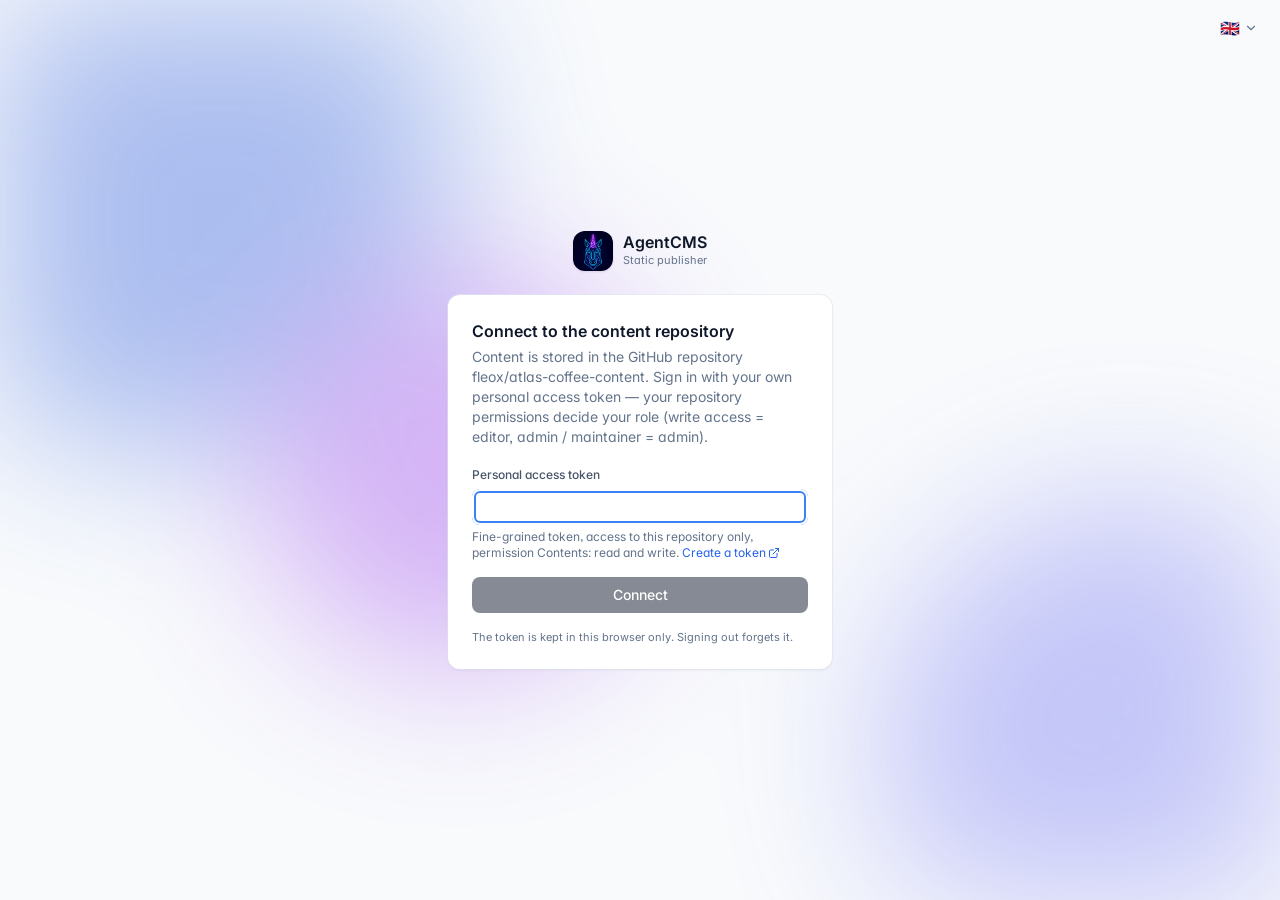
<file: admin/index.html>
<!doctype html>
<html lang="en">
  <head>
    <meta charset="UTF-8" />
    <link rel="icon" type="image/svg+xml" href="./favicon.svg" />
    <meta name="viewport" content="width=device-width, initial-scale=1.0" />
    <meta name="theme-color" content="#0f172a" />
    <meta name="google" content="notranslate" />
    <!-- The admin SPA is internal-only — block search-engine indexing of
         /admin/ and any sub-resource under it (config.js, asset bundle,
         …). Pair this with a `Disallow: /admin/` line in your public
         robots.txt for crawlers that honour that hint. -->
    <meta name="robots" content="noindex, nofollow, noarchive" />
    <meta name="googlebot" content="noindex, nofollow, noarchive" />
    <title>AgentCMS — Admin</title>
    <script>
      // Anti-FOUC: apply the saved theme synchronously, before React renders.
      (function () {
        try {
          var stored = localStorage.getItem("theme");
          var prefersDark = window.matchMedia && window.matchMedia("(prefers-color-scheme: dark)").matches;
          var theme = stored === "dark" || stored === "light" ? stored : prefersDark ? "dark" : "light";
          if (theme === "dark") document.documentElement.classList.add("dark");
        } catch (e) {}
      })();
    </script>
    <!--
      Import-map redirecting bare specifiers used by externally-loaded
      plugins/themes to small stub files in /admin/runtime/. Each stub
      reads the live React / i18n / cms-runtime instances out of
      window.__AGENTCMS_RUNTIME__ (populated by src/core/cmsRuntime.ts)
      so an external bundle and the admin SPA share the SAME module
      instance — required for React hooks integrity and i18next state.
      Native browser support: Chrome 89+, Firefox 108+, Safari 16.4+.
    -->

    <style>
      /* Boot loader — visible from the moment the HTML is parsed until
         React mounts and replaces #root's contents. Without this, the
         page after a hard reload (e.g. after the SetupForm completes)
         shows a blank/dark void for a few hundred ms while the bundle
         loads + executes — users perceive that as a "frozen blue page".
         The loader is plain CSS so it works without the bundle. */
      html,
      body {
        margin: 0;
        padding: 0;
        background: #f8fafc;
      }
      html.dark,
      html.dark body {
        background: #020617;
      }
      .agentcms-boot {
        position: fixed;
        inset: 0;
        display: flex;
        align-items: center;
        justify-content: center;
        z-index: 9999;
      }
      .agentcms-boot-spinner {
        width: 36px;
        height: 36px;
        border: 3px solid rgba(100, 116, 139, 0.25);
        border-top-color: #3b82f6;
        border-radius: 50%;
        animation: agentcms-boot-spin 0.85s linear infinite;
      }
      @keyframes agentcms-boot-spin {
        to {
          transform: rotate(360deg);
        }
      }
    </style>
    <script type="importmap">
      {
        "imports": {
          "react": "./runtime/react.js",
          "react/jsx-runtime": "./runtime/react-jsx-runtime.js",
          "react-dom": "./runtime/react-dom.js",
          "react-dom/client": "./runtime/react-dom-client.js",
          "react-i18next": "./runtime/react-i18next.js",
          "@agent-cms/runtime": "./runtime/cms-runtime.js"
        }
      }
    </script>
    <script type="module" crossorigin src="./assets/index-xXqZVV3w.js"></script>
    <link rel="stylesheet" crossorigin href="./assets/index-DgkxVQvI.css">
  </head>
  <body>
    <div id="root">
      <div class="agentcms-boot" aria-hidden="true">
        <div class="agentcms-boot-spinner"></div>
      </div>
    </div>
    <!-- Runtime config bootstrap — must load synchronously, before the
         main bundle, so the Firebase resolver can read
         window.__AGENTCMS_CONFIG__ during module init.

         document.write injects a cache-busted script tag during HTML
         parsing; the browser processes it synchronously before the
         next <script>. A plain `<script src="./config.js">` would be
         subject to HTTP / CDN caching, and after the first-run setup
         writes a populated config.js next to the admin, the very next
         reload could serve the stale (null-stub) version from cache
         — re-displaying the SetupForm instead of the authenticated
         admin. The ?_t timestamp forces a fresh fetch on every load.
         See public/config.js for the file contents. -->
    <script>
      document.write(
        '<script src="./config.js?_t=' + Date.now() + '"><\/script>'
      );
    </script>
  </body>
</html>
</file>
<file: admin/assets/index-DgkxVQvI.css>
@import"https://fonts.googleapis.com/css2?family=Inter:wght@400;500;600;700&display=swap";*,:before,:after{--tw-border-spacing-x: 0;--tw-border-spacing-y: 0;--tw-translate-x: 0;--tw-translate-y: 0;--tw-rotate: 0;--tw-skew-x: 0;--tw-skew-y: 0;--tw-scale-x: 1;--tw-scale-y: 1;--tw-pan-x: ;--tw-pan-y: ;--tw-pinch-zoom: ;--tw-scroll-snap-strictness: proximity;--tw-gradient-from-position: ;--tw-gradient-via-position: ;--tw-gradient-to-position: ;--tw-ordinal: ;--tw-slashed-zero: ;--tw-numeric-figure: ;--tw-numeric-spacing: ;--tw-numeric-fraction: ;--tw-ring-inset: ;--tw-ring-offset-width: 0px;--tw-ring-offset-color: #fff;--tw-ring-color: rgb(59 130 246 / .5);--tw-ring-offset-shadow: 0 0 #0000;--tw-ring-shadow: 0 0 #0000;--tw-shadow: 0 0 #0000;--tw-shadow-colored: 0 0 #0000;--tw-blur: ;--tw-brightness: ;--tw-contrast: ;--tw-grayscale: ;--tw-hue-rotate: ;--tw-invert: ;--tw-saturate: ;--tw-sepia: ;--tw-drop-shadow: ;--tw-backdrop-blur: ;--tw-backdrop-brightness: ;--tw-backdrop-contrast: ;--tw-backdrop-grayscale: ;--tw-backdrop-hue-rotate: ;--tw-backdrop-invert: ;--tw-backdrop-opacity: ;--tw-backdrop-saturate: ;--tw-backdrop-sepia: ;--tw-contain-size: ;--tw-contain-layout: ;--tw-contain-paint: ;--tw-contain-style: }::backdrop{--tw-border-spacing-x: 0;--tw-border-spacing-y: 0;--tw-translate-x: 0;--tw-translate-y: 0;--tw-rotate: 0;--tw-skew-x: 0;--tw-skew-y: 0;--tw-scale-x: 1;--tw-scale-y: 1;--tw-pan-x: ;--tw-pan-y: ;--tw-pinch-zoom: ;--tw-scroll-snap-strictness: proximity;--tw-gradient-from-position: ;--tw-gradient-via-position: ;--tw-gradient-to-position: ;--tw-ordinal: ;--tw-slashed-zero: ;--tw-numeric-figure: ;--tw-numeric-spacing: ;--tw-numeric-fraction: ;--tw-ring-inset: ;--tw-ring-offset-width: 0px;--tw-ring-offset-color: #fff;--tw-ring-color: rgb(59 130 246 / .5);--tw-ring-offset-shadow: 0 0 #0000;--tw-ring-shadow: 0 0 #0000;--tw-shadow: 0 0 #0000;--tw-shadow-colored: 0 0 #0000;--tw-blur: ;--tw-brightness: ;--tw-contrast: ;--tw-grayscale: ;--tw-hue-rotate: ;--tw-invert: ;--tw-saturate: ;--tw-sepia: ;--tw-drop-shadow: ;--tw-backdrop-blur: ;--tw-backdrop-brightness: ;--tw-backdrop-contrast: ;--tw-backdrop-grayscale: ;--tw-backdrop-hue-rotate: ;--tw-backdrop-invert: ;--tw-backdrop-opacity: ;--tw-backdrop-saturate: ;--tw-backdrop-sepia: ;--tw-contain-size: ;--tw-contain-layout: ;--tw-contain-paint: ;--tw-contain-style: }*,:before,:after{box-sizing:border-box;border-width:0;border-style:solid;border-color:#e5e7eb}:before,:after{--tw-content: ""}html,:host{line-height:1.5;-webkit-text-size-adjust:100%;-moz-tab-size:4;-o-tab-size:4;tab-size:4;font-family:Inter,ui-sans-serif,system-ui,-apple-system,Segoe UI,Roboto,sans-serif;font-feature-settings:normal;font-variation-settings:normal;-webkit-tap-highlight-color:transparent}body{margin:0;line-height:inherit}hr{height:0;color:inherit;border-top-width:1px}abbr:where([title]){-webkit-text-decoration:underline dotted;text-decoration:underline dotted}h1,h2,h3,h4,h5,h6{font-size:inherit;font-weight:inherit}a{color:inherit;text-decoration:inherit}b,strong{font-weight:bolder}code,kbd,samp,pre{font-family:ui-monospace,SFMono-Regular,Menlo,Monaco,Consolas,Liberation Mono,Courier New,monospace;font-feature-settings:normal;font-variation-settings:normal;font-size:1em}small{font-size:80%}sub,sup{font-size:75%;line-height:0;position:relative;vertical-align:baseline}sub{bottom:-.25em}sup{top:-.5em}table{text-indent:0;border-color:inherit;border-collapse:collapse}button,input,optgroup,select,textarea{font-family:inherit;font-feature-settings:inherit;font-variation-settings:inherit;font-size:100%;font-weight:inherit;line-height:inherit;letter-spacing:inherit;color:inherit;margin:0;padding:0}button,select{text-transform:none}button,input:where([type=button]),input:where([type=reset]),input:where([type=submit]){-webkit-appearance:button;background-color:transparent;background-image:none}:-moz-focusring{outline:auto}:-moz-ui-invalid{box-shadow:none}progress{vertical-align:baseline}::-webkit-inner-spin-button,::-webkit-outer-spin-button{height:auto}[type=search]{-webkit-appearance:textfield;outline-offset:-2px}::-webkit-search-decoration{-webkit-appearance:none}::-webkit-file-upload-button{-webkit-appearance:button;font:inherit}summary{display:list-item}blockquote,dl,dd,h1,h2,h3,h4,h5,h6,hr,figure,p,pre{margin:0}fieldset{margin:0;padding:0}legend{padding:0}ol,ul,menu{list-style:none;margin:0;padding:0}dialog{padding:0}textarea{resize:vertical}input::-moz-placeholder,textarea::-moz-placeholder{opacity:1;color:#9ca3af}input::placeholder,textarea::placeholder{opacity:1;color:#9ca3af}button,[role=button]{cursor:pointer}:disabled{cursor:default}img,svg,video,canvas,audio,iframe,embed,object{display:block;vertical-align:middle}img,video{max-width:100%;height:auto}[hidden]:where(:not([hidden=until-found])){display:none}:root{color-scheme:light dark}html,body,#root{height:100%}body{--tw-bg-opacity: 1;background-color:rgb(248 250 252 / var(--tw-bg-opacity, 1));font-family:Inter,ui-sans-serif,system-ui,-apple-system,Segoe UI,Roboto,sans-serif;--tw-text-opacity: 1;color:rgb(15 23 42 / var(--tw-text-opacity, 1));-webkit-font-smoothing:antialiased;-moz-osx-font-smoothing:grayscale}body:is(.dark *){--tw-bg-opacity: 1;background-color:rgb(2 6 23 / var(--tw-bg-opacity, 1));--tw-text-opacity: 1;color:rgb(241 245 249 / var(--tw-text-opacity, 1))}body{font-feature-settings:"cv11","ss01","ss03"}*:focus-visible{border-radius:.25rem;outline:2px solid transparent;outline-offset:2px;--tw-ring-offset-shadow: var(--tw-ring-inset) 0 0 0 var(--tw-ring-offset-width) var(--tw-ring-offset-color);--tw-ring-shadow: var(--tw-ring-inset) 0 0 0 calc(2px + var(--tw-ring-offset-width)) var(--tw-ring-color);box-shadow:var(--tw-ring-offset-shadow),var(--tw-ring-shadow),var(--tw-shadow, 0 0 #0000);--tw-ring-color: rgb(59 130 246 / .6);--tw-ring-offset-width: 2px;--tw-ring-offset-color: #fff}*:focus-visible:is(.dark *){--tw-ring-offset-color: #020617}.\!container{width:100%!important}.container{width:100%}@media(min-width:640px){.\!container{max-width:640px!important}.container{max-width:640px}}@media(min-width:768px){.\!container{max-width:768px!important}.container{max-width:768px}}@media(min-width:1024px){.\!container{max-width:1024px!important}.container{max-width:1024px}}@media(min-width:1280px){.\!container{max-width:1280px!important}.container{max-width:1280px}}@media(min-width:1536px){.\!container{max-width:1536px!important}.container{max-width:1536px}}.\!btn{display:inline-flex;align-items:center;justify-content:center;gap:.5rem;border-radius:.5rem;padding:.5rem .875rem;font-size:.875rem;line-height:1.25rem;font-weight:500;transition-property:color,background-color,border-color,text-decoration-color,fill,stroke;transition-timing-function:cubic-bezier(.4,0,.2,1);transition-duration:.15s}.\!btn:disabled{pointer-events:none;opacity:.5}.btn{display:inline-flex;align-items:center;justify-content:center;gap:.5rem;border-radius:.5rem;padding:.5rem .875rem;font-size:.875rem;line-height:1.25rem;font-weight:500;transition-property:color,background-color,border-color,text-decoration-color,fill,stroke;transition-timing-function:cubic-bezier(.4,0,.2,1);transition-duration:.15s}.btn:disabled{pointer-events:none;opacity:.5}.btn-primary{display:inline-flex;align-items:center;justify-content:center;gap:.5rem;border-radius:.5rem;padding:.5rem .875rem;font-size:.875rem;line-height:1.25rem;font-weight:500;transition-property:color,background-color,border-color,text-decoration-color,fill,stroke;transition-timing-function:cubic-bezier(.4,0,.2,1);transition-duration:.15s}.btn-primary:disabled{pointer-events:none;opacity:.5}.btn-primary{--tw-bg-opacity: 1;background-color:rgb(15 23 42 / var(--tw-bg-opacity, 1));--tw-text-opacity: 1;color:rgb(255 255 255 / var(--tw-text-opacity, 1))}.btn-primary:hover{--tw-bg-opacity: 1;background-color:rgb(30 41 59 / var(--tw-bg-opacity, 1))}.btn-primary:active{--tw-bg-opacity: 1;background-color:rgb(51 65 85 / var(--tw-bg-opacity, 1))}.btn-primary:is(.dark *){--tw-bg-opacity: 1;background-color:rgb(241 245 249 / var(--tw-bg-opacity, 1));--tw-text-opacity: 1;color:rgb(15 23 42 / var(--tw-text-opacity, 1))}.btn-primary:hover:is(.dark *){--tw-bg-opacity: 1;background-color:rgb(255 255 255 / var(--tw-bg-opacity, 1))}.btn-secondary{display:inline-flex;align-items:center;justify-content:center;gap:.5rem;border-radius:.5rem;padding:.5rem .875rem;font-size:.875rem;line-height:1.25rem;font-weight:500;transition-property:color,background-color,border-color,text-decoration-color,fill,stroke;transition-timing-function:cubic-bezier(.4,0,.2,1);transition-duration:.15s}.btn-secondary:disabled{pointer-events:none;opacity:.5}.btn-secondary{--tw-bg-opacity: 1;background-color:rgb(255 255 255 / var(--tw-bg-opacity, 1));--tw-text-opacity: 1;color:rgb(51 65 85 / var(--tw-text-opacity, 1));--tw-ring-offset-shadow: var(--tw-ring-inset) 0 0 0 var(--tw-ring-offset-width) var(--tw-ring-offset-color);--tw-ring-shadow: var(--tw-ring-inset) 0 0 0 calc(1px + var(--tw-ring-offset-width)) var(--tw-ring-color);box-shadow:var(--tw-ring-offset-shadow),var(--tw-ring-shadow),var(--tw-shadow, 0 0 #0000);--tw-ring-inset: inset;--tw-ring-opacity: 1;--tw-ring-color: rgb(226 232 240 / var(--tw-ring-opacity, 1))}.btn-secondary:hover{--tw-bg-opacity: 1;background-color:rgb(248 250 252 / var(--tw-bg-opacity, 1))}.btn-secondary:is(.dark *){--tw-bg-opacity: 1;background-color:rgb(30 41 59 / var(--tw-bg-opacity, 1));--tw-text-opacity: 1;color:rgb(226 232 240 / var(--tw-text-opacity, 1));--tw-ring-opacity: 1;--tw-ring-color: rgb(51 65 85 / var(--tw-ring-opacity, 1))}.btn-secondary:hover:is(.dark *){--tw-bg-opacity: 1;background-color:rgb(51 65 85 / var(--tw-bg-opacity, 1))}.btn-ghost{display:inline-flex;align-items:center;justify-content:center;gap:.5rem;border-radius:.5rem;padding:.5rem .875rem;font-size:.875rem;line-height:1.25rem;font-weight:500;transition-property:color,background-color,border-color,text-decoration-color,fill,stroke;transition-timing-function:cubic-bezier(.4,0,.2,1);transition-duration:.15s}.btn-ghost:disabled{pointer-events:none;opacity:.5}.btn-ghost{--tw-text-opacity: 1;color:rgb(71 85 105 / var(--tw-text-opacity, 1))}.btn-ghost:hover{--tw-bg-opacity: 1;background-color:rgb(241 245 249 / var(--tw-bg-opacity, 1));--tw-text-opacity: 1;color:rgb(15 23 42 / var(--tw-text-opacity, 1))}.btn-ghost:is(.dark *){--tw-text-opacity: 1;color:rgb(203 213 225 / var(--tw-text-opacity, 1))}.btn-ghost:hover:is(.dark *){--tw-bg-opacity: 1;background-color:rgb(30 41 59 / var(--tw-bg-opacity, 1));--tw-text-opacity: 1;color:rgb(248 250 252 / var(--tw-text-opacity, 1))}.btn-danger{display:inline-flex;align-items:center;justify-content:center;gap:.5rem;border-radius:.5rem;padding:.5rem .875rem;font-size:.875rem;line-height:1.25rem;font-weight:500;transition-property:color,background-color,border-color,text-decoration-color,fill,stroke;transition-timing-function:cubic-bezier(.4,0,.2,1);transition-duration:.15s}.btn-danger:disabled{pointer-events:none;opacity:.5}.btn-danger{--tw-bg-opacity: 1;background-color:rgb(220 38 38 / var(--tw-bg-opacity, 1));--tw-text-opacity: 1;color:rgb(255 255 255 / var(--tw-text-opacity, 1))}.btn-danger:hover{--tw-bg-opacity: 1;background-color:rgb(239 68 68 / var(--tw-bg-opacity, 1))}.btn-danger:active{--tw-bg-opacity: 1;background-color:rgb(185 28 28 / var(--tw-bg-opacity, 1))}.\!input{width:100%;border-radius:.5rem;border-width:0px;--tw-bg-opacity: 1;background-color:rgb(255 255 255 / var(--tw-bg-opacity, 1));padding:.5rem .75rem;font-size:.875rem;line-height:1.25rem;--tw-text-opacity: 1;color:rgb(15 23 42 / var(--tw-text-opacity, 1));--tw-ring-offset-shadow: var(--tw-ring-inset) 0 0 0 var(--tw-ring-offset-width) var(--tw-ring-offset-color);--tw-ring-shadow: var(--tw-ring-inset) 0 0 0 calc(1px + var(--tw-ring-offset-width)) var(--tw-ring-color);box-shadow:var(--tw-ring-offset-shadow),var(--tw-ring-shadow),var(--tw-shadow, 0 0 #0000);--tw-ring-inset: inset;--tw-ring-opacity: 1;--tw-ring-color: rgb(226 232 240 / var(--tw-ring-opacity, 1));transition-property:color,background-color,border-color,text-decoration-color,fill,stroke,opacity,box-shadow,transform,filter,backdrop-filter;transition-timing-function:cubic-bezier(.4,0,.2,1);transition-duration:.15s}.\!input::-moz-placeholder{--tw-text-opacity: 1;color:rgb(148 163 184 / var(--tw-text-opacity, 1))}.\!input::placeholder{--tw-text-opacity: 1;color:rgb(148 163 184 / var(--tw-text-opacity, 1))}.\!input:focus{--tw-ring-offset-shadow: var(--tw-ring-inset) 0 0 0 var(--tw-ring-offset-width) var(--tw-ring-offset-color);--tw-ring-shadow: var(--tw-ring-inset) 0 0 0 calc(2px + var(--tw-ring-offset-width)) var(--tw-ring-color);box-shadow:var(--tw-ring-offset-shadow),var(--tw-ring-shadow),var(--tw-shadow, 0 0 #0000);--tw-ring-inset: inset;--tw-ring-opacity: 1;--tw-ring-color: rgb(59 130 246 / var(--tw-ring-opacity, 1))}.\!input:is(.dark *){--tw-bg-opacity: 1;background-color:rgb(30 41 59 / var(--tw-bg-opacity, 1));--tw-text-opacity: 1;color:rgb(241 245 249 / var(--tw-text-opacity, 1));--tw-ring-opacity: 1;--tw-ring-color: rgb(51 65 85 / var(--tw-ring-opacity, 1))}.\!input:is(.dark *)::-moz-placeholder{--tw-text-opacity: 1;color:rgb(100 116 139 / var(--tw-text-opacity, 1))}.\!input:is(.dark *)::placeholder{--tw-text-opacity: 1;color:rgb(100 116 139 / var(--tw-text-opacity, 1))}.\!input:focus:is(.dark *){--tw-ring-opacity: 1;--tw-ring-color: rgb(96 165 250 / var(--tw-ring-opacity, 1))}.input{width:100%;border-radius:.5rem;border-width:0px;--tw-bg-opacity: 1;background-color:rgb(255 255 255 / var(--tw-bg-opacity, 1));padding:.5rem .75rem;font-size:.875rem;line-height:1.25rem;--tw-text-opacity: 1;color:rgb(15 23 42 / var(--tw-text-opacity, 1));--tw-ring-offset-shadow: var(--tw-ring-inset) 0 0 0 var(--tw-ring-offset-width) var(--tw-ring-offset-color);--tw-ring-shadow: var(--tw-ring-inset) 0 0 0 calc(1px + var(--tw-ring-offset-width)) var(--tw-ring-color);box-shadow:var(--tw-ring-offset-shadow),var(--tw-ring-shadow),var(--tw-shadow, 0 0 #0000);--tw-ring-inset: inset;--tw-ring-opacity: 1;--tw-ring-color: rgb(226 232 240 / var(--tw-ring-opacity, 1));transition-property:color,background-color,border-color,text-decoration-color,fill,stroke,opacity,box-shadow,transform,filter,backdrop-filter;transition-timing-function:cubic-bezier(.4,0,.2,1);transition-duration:.15s}.input::-moz-placeholder{--tw-text-opacity: 1;color:rgb(148 163 184 / var(--tw-text-opacity, 1))}.input::placeholder{--tw-text-opacity: 1;color:rgb(148 163 184 / var(--tw-text-opacity, 1))}.input:focus{--tw-ring-offset-shadow: var(--tw-ring-inset) 0 0 0 var(--tw-ring-offset-width) var(--tw-ring-offset-color);--tw-ring-shadow: var(--tw-ring-inset) 0 0 0 calc(2px + var(--tw-ring-offset-width)) var(--tw-ring-color);box-shadow:var(--tw-ring-offset-shadow),var(--tw-ring-shadow),var(--tw-shadow, 0 0 #0000);--tw-ring-inset: inset;--tw-ring-opacity: 1;--tw-ring-color: rgb(59 130 246 / var(--tw-ring-opacity, 1))}.input:is(.dark *){--tw-bg-opacity: 1;background-color:rgb(30 41 59 / var(--tw-bg-opacity, 1));--tw-text-opacity: 1;color:rgb(241 245 249 / var(--tw-text-opacity, 1));--tw-ring-opacity: 1;--tw-ring-color: rgb(51 65 85 / var(--tw-ring-opacity, 1))}.input:is(.dark *)::-moz-placeholder{--tw-text-opacity: 1;color:rgb(100 116 139 / var(--tw-text-opacity, 1))}.input:is(.dark *)::placeholder{--tw-text-opacity: 1;color:rgb(100 116 139 / var(--tw-text-opacity, 1))}.input:focus:is(.dark *){--tw-ring-opacity: 1;--tw-ring-color: rgb(96 165 250 / var(--tw-ring-opacity, 1))}.label{margin-bottom:.375rem;display:block;font-size:.75rem;line-height:1rem;font-weight:500;--tw-text-opacity: 1;color:rgb(71 85 105 / var(--tw-text-opacity, 1))}.label:is(.dark *){--tw-text-opacity: 1;color:rgb(203 213 225 / var(--tw-text-opacity, 1))}.card{border-radius:.75rem;--tw-bg-opacity: 1;background-color:rgb(255 255 255 / var(--tw-bg-opacity, 1));--tw-shadow: 0 1px 2px 0 rgb(15 23 42 / .04), 0 1px 3px 0 rgb(15 23 42 / .06);--tw-shadow-colored: 0 1px 2px 0 var(--tw-shadow-color), 0 1px 3px 0 var(--tw-shadow-color);box-shadow:var(--tw-ring-offset-shadow, 0 0 #0000),var(--tw-ring-shadow, 0 0 #0000),var(--tw-shadow);--tw-ring-offset-shadow: var(--tw-ring-inset) 0 0 0 var(--tw-ring-offset-width) var(--tw-ring-offset-color);--tw-ring-shadow: var(--tw-ring-inset) 0 0 0 calc(1px + var(--tw-ring-offset-width)) var(--tw-ring-color);box-shadow:var(--tw-ring-offset-shadow),var(--tw-ring-shadow),var(--tw-shadow, 0 0 #0000);--tw-ring-color: rgb(226 232 240 / .6)}.card:is(.dark *){--tw-bg-opacity: 1;background-color:rgb(15 23 42 / var(--tw-bg-opacity, 1));--tw-ring-color: rgb(51 65 85 / .6)}.chip{display:inline-flex;align-items:center;gap:.375rem;border-radius:9999px;padding:.125rem .625rem;font-size:.75rem;line-height:1rem;font-weight:500}.badge-draft{display:inline-flex;align-items:center;gap:.375rem;border-radius:9999px;padding:.125rem .625rem;font-size:.75rem;line-height:1rem;font-weight:500;--tw-bg-opacity: 1;background-color:rgb(241 245 249 / var(--tw-bg-opacity, 1));--tw-text-opacity: 1;color:rgb(51 65 85 / var(--tw-text-opacity, 1))}.badge-draft:is(.dark *){--tw-bg-opacity: 1;background-color:rgb(30 41 59 / var(--tw-bg-opacity, 1));--tw-text-opacity: 1;color:rgb(226 232 240 / var(--tw-text-opacity, 1))}.badge-online{display:inline-flex;align-items:center;gap:.375rem;border-radius:9999px;padding:.125rem .625rem;font-size:.75rem;line-height:1rem;font-weight:500;--tw-bg-opacity: 1;background-color:rgb(209 250 229 / var(--tw-bg-opacity, 1));--tw-text-opacity: 1;color:rgb(4 120 87 / var(--tw-text-opacity, 1))}.badge-online:is(.dark *){background-color:#064e3b66;--tw-text-opacity: 1;color:rgb(110 231 183 / var(--tw-text-opacity, 1))}.pointer-events-none{pointer-events:none}.pointer-events-auto{pointer-events:auto}.\!visible{visibility:visible!important}.visible{visibility:visible}.invisible{visibility:hidden}.collapse{visibility:collapse}.static{position:static}.fixed{position:fixed}.absolute{position:absolute}.relative{position:relative}.sticky{position:sticky}.inset-0{top:0;right:0;bottom:0;left:0}.inset-y-0{top:0;bottom:0}.-bottom-20{bottom:-5rem}.-bottom-8{bottom:-2rem}.-left-4{left:-1rem}.-right-20{right:-5rem}.-right-4{right:-1rem}.-right-8{right:-2rem}.bottom-0{bottom:0}.bottom-6{bottom:1.5rem}.bottom-8{bottom:2rem}.left-0{left:0}.left-1\/2{left:50%}.left-2\.5{left:.625rem}.left-3{left:.75rem}.left-4{left:1rem}.left-6{left:1.5rem}.right-0{right:0}.right-2{right:.5rem}.right-4{right:1rem}.right-6{right:1.5rem}.right-8{right:2rem}.top-0{top:0}.top-1\/2{top:50%}.top-1\/3{top:33.333333%}.top-12{top:3rem}.top-24{top:6rem}.top-28{top:7rem}.top-3{top:.75rem}.top-4{top:1rem}.top-9{top:2.25rem}.-z-0{z-index:0}.-z-10{z-index:-10}.z-0{z-index:0}.z-10{z-index:10}.z-20{z-index:20}.z-30{z-index:30}.z-40{z-index:40}.z-50{z-index:50}.z-\[100\]{z-index:100}.col-span-12{grid-column:span 12 / span 12}.col-span-2{grid-column:span 2 / span 2}.col-span-4{grid-column:span 4 / span 4}.col-span-8{grid-column:span 8 / span 8}.-m-1{margin:-.25rem}.-m-1\.5{margin:-.375rem}.-mx-4{margin-left:-1rem;margin-right:-1rem}.mx-0\.5{margin-left:.125rem;margin-right:.125rem}.mx-auto{margin-left:auto;margin-right:auto}.my-12{margin-top:3rem;margin-bottom:3rem}.my-2{margin-top:.5rem;margin-bottom:.5rem}.my-3{margin-top:.75rem;margin-bottom:.75rem}.my-4{margin-top:1rem;margin-bottom:1rem}.\!mb-0{margin-bottom:0!important}.-mb-px{margin-bottom:-1px}.-mt-2{margin-top:-.5rem}.mb-0{margin-bottom:0}.mb-1{margin-bottom:.25rem}.mb-10{margin-bottom:2.5rem}.mb-12{margin-bottom:3rem}.mb-16{margin-bottom:4rem}.mb-2{margin-bottom:.5rem}.mb-3{margin-bottom:.75rem}.mb-4{margin-bottom:1rem}.mb-5{margin-bottom:1.25rem}.mb-6{margin-bottom:1.5rem}.mb-8{margin-bottom:2rem}.ml-1{margin-left:.25rem}.ml-1\.5{margin-left:.375rem}.ml-2{margin-left:.5rem}.ml-6{margin-left:1.5rem}.ml-auto{margin-left:auto}.mr-1{margin-right:.25rem}.mr-2{margin-right:.5rem}.mt-0\.5{margin-top:.125rem}.mt-1{margin-top:.25rem}.mt-1\.5{margin-top:.375rem}.mt-16{margin-top:4rem}.mt-2{margin-top:.5rem}.mt-3{margin-top:.75rem}.mt-4{margin-top:1rem}.mt-5{margin-top:1.25rem}.mt-6{margin-top:1.5rem}.mt-8{margin-top:2rem}.line-clamp-2{overflow:hidden;display:-webkit-box;-webkit-box-orient:vertical;-webkit-line-clamp:2}.line-clamp-3{overflow:hidden;display:-webkit-box;-webkit-box-orient:vertical;-webkit-line-clamp:3}.\!block{display:block!important}.block{display:block}.inline-block{display:inline-block}.inline{display:inline}.flex{display:flex}.inline-flex{display:inline-flex}.table{display:table}.\!grid{display:grid!important}.grid{display:grid}.contents{display:contents}.hidden{display:none}.aspect-\[16\/10\]{aspect-ratio:16/10}.aspect-\[16\/9\]{aspect-ratio:16/9}.aspect-\[21\/9\]{aspect-ratio:21/9}.aspect-\[4\/3\]{aspect-ratio:4/3}.aspect-\[4\/5\]{aspect-ratio:4/5}.aspect-square{aspect-ratio:1 / 1}.aspect-video{aspect-ratio:16 / 9}.h-1\.5{height:.375rem}.h-10{height:2.5rem}.h-12{height:3rem}.h-14{height:3.5rem}.h-16{height:4rem}.h-20{height:5rem}.h-24{height:6rem}.h-3{height:.75rem}.h-3\.5{height:.875rem}.h-32{height:8rem}.h-4{height:1rem}.h-40{height:10rem}.h-48{height:12rem}.h-5{height:1.25rem}.h-6{height:1.5rem}.h-64{height:16rem}.h-7{height:1.75rem}.h-8{height:2rem}.h-9{height:2.25rem}.h-96{height:24rem}.h-\[60vh\]{height:60vh}.h-auto{height:auto}.h-full{height:100%}.h-px{height:1px}.max-h-24{max-height:6rem}.max-h-60{max-height:15rem}.max-h-64{max-height:16rem}.max-h-72{max-height:18rem}.max-h-80{max-height:20rem}.max-h-\[180px\]{max-height:180px}.max-h-\[280px\]{max-height:280px}.max-h-\[80vh\]{max-height:80vh}.max-h-\[90vh\]{max-height:90vh}.max-h-\[calc\(100vh-4\.5rem\)\]{max-height:calc(100vh - 4.5rem)}.min-h-\[120px\]{min-height:120px}.min-h-\[180px\]{min-height:180px}.min-h-\[280px\]{min-height:280px}.min-h-\[400px\]{min-height:400px}.min-h-\[40vh\]{min-height:40vh}.min-h-\[600px\]{min-height:600px}.min-h-\[60px\]{min-height:60px}.min-h-\[60vh\]{min-height:60vh}.min-h-\[80px\]{min-height:80px}.min-h-full{min-height:100%}.min-h-screen{min-height:100vh}.w-1\.5{width:.375rem}.w-10{width:2.5rem}.w-12{width:3rem}.w-14{width:3.5rem}.w-20{width:5rem}.w-24{width:6rem}.w-3{width:.75rem}.w-3\.5{width:.875rem}.w-32{width:8rem}.w-4{width:1rem}.w-40{width:10rem}.w-44{width:11rem}.w-48{width:12rem}.w-5{width:1.25rem}.w-6{width:1.5rem}.w-64{width:16rem}.w-7{width:1.75rem}.w-72{width:18rem}.w-8{width:2rem}.w-96{width:24rem}.w-auto{width:auto}.w-full{width:100%}.w-px{width:1px}.min-w-0{min-width:0px}.min-w-\[120px\]{min-width:120px}.min-w-\[160px\]{min-width:160px}.min-w-\[200px\]{min-width:200px}.min-w-\[220px\]{min-width:220px}.min-w-\[240px\]{min-width:240px}.min-w-\[260px\]{min-width:260px}.max-w-2xl{max-width:42rem}.max-w-3xl{max-width:48rem}.max-w-4xl{max-width:56rem}.max-w-\[100px\]{max-width:100px}.max-w-\[240px\]{max-width:240px}.max-w-\[360px\]{max-width:360px}.max-w-\[85vw\]{max-width:85vw}.max-w-full{max-width:100%}.max-w-lg{max-width:32rem}.max-w-md{max-width:28rem}.max-w-none{max-width:none}.max-w-sm{max-width:24rem}.max-w-xl{max-width:36rem}.max-w-xs{max-width:20rem}.flex-1{flex:1 1 0%}.flex-shrink-0{flex-shrink:0}.shrink{flex-shrink:1}.shrink-0{flex-shrink:0}.flex-grow,.grow{flex-grow:1}.border-collapse{border-collapse:collapse}.origin-top-right{transform-origin:top right}.-translate-x-1\/2{--tw-translate-x: -50%;transform:translate(var(--tw-translate-x),var(--tw-translate-y)) rotate(var(--tw-rotate)) skew(var(--tw-skew-x)) skewY(var(--tw-skew-y)) scaleX(var(--tw-scale-x)) scaleY(var(--tw-scale-y))}.-translate-x-full{--tw-translate-x: -100%;transform:translate(var(--tw-translate-x),var(--tw-translate-y)) rotate(var(--tw-rotate)) skew(var(--tw-skew-x)) skewY(var(--tw-skew-y)) scaleX(var(--tw-scale-x)) scaleY(var(--tw-scale-y))}.-translate-y-1\/2{--tw-translate-y: -50%;transform:translate(var(--tw-translate-x),var(--tw-translate-y)) rotate(var(--tw-rotate)) skew(var(--tw-skew-x)) skewY(var(--tw-skew-y)) scaleX(var(--tw-scale-x)) scaleY(var(--tw-scale-y))}.translate-x-0{--tw-translate-x: 0px;transform:translate(var(--tw-translate-x),var(--tw-translate-y)) rotate(var(--tw-rotate)) skew(var(--tw-skew-x)) skewY(var(--tw-skew-y)) scaleX(var(--tw-scale-x)) scaleY(var(--tw-scale-y))}.translate-x-1\/2{--tw-translate-x: 50%;transform:translate(var(--tw-translate-x),var(--tw-translate-y)) rotate(var(--tw-rotate)) skew(var(--tw-skew-x)) skewY(var(--tw-skew-y)) scaleX(var(--tw-scale-x)) scaleY(var(--tw-scale-y))}.translate-y-1\/2{--tw-translate-y: 50%;transform:translate(var(--tw-translate-x),var(--tw-translate-y)) rotate(var(--tw-rotate)) skew(var(--tw-skew-x)) skewY(var(--tw-skew-y)) scaleX(var(--tw-scale-x)) scaleY(var(--tw-scale-y))}.translate-y-full{--tw-translate-y: 100%;transform:translate(var(--tw-translate-x),var(--tw-translate-y)) rotate(var(--tw-rotate)) skew(var(--tw-skew-x)) skewY(var(--tw-skew-y)) scaleX(var(--tw-scale-x)) scaleY(var(--tw-scale-y))}.rotate-180{--tw-rotate: 180deg;transform:translate(var(--tw-translate-x),var(--tw-translate-y)) rotate(var(--tw-rotate)) skew(var(--tw-skew-x)) skewY(var(--tw-skew-y)) scaleX(var(--tw-scale-x)) scaleY(var(--tw-scale-y))}.transform{transform:translate(var(--tw-translate-x),var(--tw-translate-y)) rotate(var(--tw-rotate)) skew(var(--tw-skew-x)) skewY(var(--tw-skew-y)) scaleX(var(--tw-scale-x)) scaleY(var(--tw-scale-y))}@keyframes fade-in{0%{opacity:0}to{opacity:1}}.animate-fade-in{animation:fade-in .18s ease-out}@keyframes scale-in{0%{opacity:0;transform:scale(.96)}to{opacity:1;transform:scale(1)}}.animate-scale-in{animation:scale-in .18s ease-out}@keyframes spin{to{transform:rotate(360deg)}}.animate-spin{animation:spin 1s linear infinite}.cursor-not-allowed{cursor:not-allowed}.cursor-pointer{cursor:pointer}.select-none{-webkit-user-select:none;-moz-user-select:none;user-select:none}.resize-none{resize:none}.resize-y{resize:vertical}.resize{resize:both}.snap-x{scroll-snap-type:x var(--tw-scroll-snap-strictness)}.snap-mandatory{--tw-scroll-snap-strictness: mandatory}.snap-start{scroll-snap-align:start}.list-inside{list-style-position:inside}.list-decimal{list-style-type:decimal}.appearance-none{-webkit-appearance:none;-moz-appearance:none;appearance:none}.auto-rows-\[280px\]{grid-auto-rows:280px}.grid-cols-1{grid-template-columns:repeat(1,minmax(0,1fr))}.grid-cols-12{grid-template-columns:repeat(12,minmax(0,1fr))}.grid-cols-2{grid-template-columns:repeat(2,minmax(0,1fr))}.grid-cols-3{grid-template-columns:repeat(3,minmax(0,1fr))}.grid-cols-\[1fr_2fr_auto\]{grid-template-columns:1fr 2fr auto}.grid-cols-\[auto_1fr\]{grid-template-columns:auto 1fr}.flex-col{flex-direction:column}.flex-wrap{flex-wrap:wrap}.items-start{align-items:flex-start}.items-end{align-items:flex-end}.items-center{align-items:center}.items-baseline{align-items:baseline}.justify-end{justify-content:flex-end}.justify-center{justify-content:center}.justify-between{justify-content:space-between}.gap-0\.5{gap:.125rem}.gap-1{gap:.25rem}.gap-1\.5{gap:.375rem}.gap-12{gap:3rem}.gap-2{gap:.5rem}.gap-2\.5{gap:.625rem}.gap-3{gap:.75rem}.gap-4{gap:1rem}.gap-6{gap:1.5rem}.gap-8{gap:2rem}.gap-x-4{-moz-column-gap:1rem;column-gap:1rem}.gap-x-8{-moz-column-gap:2rem;column-gap:2rem}.gap-y-2{row-gap:.5rem}.gap-y-3{row-gap:.75rem}.-space-x-1>:not([hidden])~:not([hidden]){--tw-space-x-reverse: 0;margin-right:calc(-.25rem * var(--tw-space-x-reverse));margin-left:calc(-.25rem * calc(1 - var(--tw-space-x-reverse)))}.space-y-0\.5>:not([hidden])~:not([hidden]){--tw-space-y-reverse: 0;margin-top:calc(.125rem * calc(1 - var(--tw-space-y-reverse)));margin-bottom:calc(.125rem * var(--tw-space-y-reverse))}.space-y-1>:not([hidden])~:not([hidden]){--tw-space-y-reverse: 0;margin-top:calc(.25rem * calc(1 - var(--tw-space-y-reverse)));margin-bottom:calc(.25rem * var(--tw-space-y-reverse))}.space-y-1\.5>:not([hidden])~:not([hidden]){--tw-space-y-reverse: 0;margin-top:calc(.375rem * calc(1 - var(--tw-space-y-reverse)));margin-bottom:calc(.375rem * var(--tw-space-y-reverse))}.space-y-2>:not([hidden])~:not([hidden]){--tw-space-y-reverse: 0;margin-top:calc(.5rem * calc(1 - var(--tw-space-y-reverse)));margin-bottom:calc(.5rem * var(--tw-space-y-reverse))}.space-y-3>:not([hidden])~:not([hidden]){--tw-space-y-reverse: 0;margin-top:calc(.75rem * calc(1 - var(--tw-space-y-reverse)));margin-bottom:calc(.75rem * var(--tw-space-y-reverse))}.space-y-4>:not([hidden])~:not([hidden]){--tw-space-y-reverse: 0;margin-top:calc(1rem * calc(1 - var(--tw-space-y-reverse)));margin-bottom:calc(1rem * var(--tw-space-y-reverse))}.space-y-5>:not([hidden])~:not([hidden]){--tw-space-y-reverse: 0;margin-top:calc(1.25rem * calc(1 - var(--tw-space-y-reverse)));margin-bottom:calc(1.25rem * var(--tw-space-y-reverse))}.space-y-6>:not([hidden])~:not([hidden]){--tw-space-y-reverse: 0;margin-top:calc(1.5rem * calc(1 - var(--tw-space-y-reverse)));margin-bottom:calc(1.5rem * var(--tw-space-y-reverse))}.divide-y>:not([hidden])~:not([hidden]){--tw-divide-y-reverse: 0;border-top-width:calc(1px * calc(1 - var(--tw-divide-y-reverse)));border-bottom-width:calc(1px * var(--tw-divide-y-reverse))}.divide-surface-200>:not([hidden])~:not([hidden]){--tw-divide-opacity: 1;border-color:rgb(226 232 240 / var(--tw-divide-opacity, 1))}.self-start{align-self:flex-start}.self-center{align-self:center}.overflow-auto{overflow:auto}.overflow-hidden{overflow:hidden}.overflow-x-auto{overflow-x:auto}.overflow-y-auto{overflow-y:auto}.overflow-x-hidden{overflow-x:hidden}.overscroll-contain{overscroll-behavior:contain}.scroll-smooth{scroll-behavior:smooth}.truncate{overflow:hidden;text-overflow:ellipsis;white-space:nowrap}.whitespace-nowrap{white-space:nowrap}.whitespace-pre-line{white-space:pre-line}.whitespace-pre-wrap{white-space:pre-wrap}.break-words{overflow-wrap:break-word}.break-all{word-break:break-all}.rounded{border-radius:.25rem}.rounded-2xl{border-radius:1rem}.rounded-3xl{border-radius:1.5rem}.rounded-full{border-radius:9999px}.rounded-lg{border-radius:.5rem}.rounded-md{border-radius:.375rem}.rounded-xl{border-radius:.75rem}.border{border-width:1px}.border-0{border-width:0px}.border-2{border-width:2px}.border-y{border-top-width:1px;border-bottom-width:1px}.border-b{border-bottom-width:1px}.border-b-2{border-bottom-width:2px}.border-l-2{border-left-width:2px}.border-l-4{border-left-width:4px}.border-r{border-right-width:1px}.border-t{border-top-width:1px}.border-dashed{border-style:dashed}.border-amber-400{--tw-border-opacity: 1;border-color:rgb(251 191 36 / var(--tw-border-opacity, 1))}.border-blue-500{--tw-border-opacity: 1;border-color:rgb(59 130 246 / var(--tw-border-opacity, 1))}.border-blue-600{--tw-border-opacity: 1;border-color:rgb(37 99 235 / var(--tw-border-opacity, 1))}.border-red-200{--tw-border-opacity: 1;border-color:rgb(254 202 202 / var(--tw-border-opacity, 1))}.border-red-300{--tw-border-opacity: 1;border-color:rgb(252 165 165 / var(--tw-border-opacity, 1))}.border-surface-100{--tw-border-opacity: 1;border-color:rgb(241 245 249 / var(--tw-border-opacity, 1))}.border-surface-200{--tw-border-opacity: 1;border-color:rgb(226 232 240 / var(--tw-border-opacity, 1))}.border-surface-300{--tw-border-opacity: 1;border-color:rgb(203 213 225 / var(--tw-border-opacity, 1))}.border-surface-900{--tw-border-opacity: 1;border-color:rgb(15 23 42 / var(--tw-border-opacity, 1))}.border-transparent{border-color:transparent}.border-white\/30{border-color:#ffffff4d}.bg-amber-50{--tw-bg-opacity: 1;background-color:rgb(255 251 235 / var(--tw-bg-opacity, 1))}.bg-black\/10{background-color:#0000001a}.bg-black\/40{background-color:#0006}.bg-blue-100{--tw-bg-opacity: 1;background-color:rgb(219 234 254 / var(--tw-bg-opacity, 1))}.bg-blue-50{--tw-bg-opacity: 1;background-color:rgb(239 246 255 / var(--tw-bg-opacity, 1))}.bg-blue-50\/60{background-color:#eff6ff99}.bg-blue-600{--tw-bg-opacity: 1;background-color:rgb(37 99 235 / var(--tw-bg-opacity, 1))}.bg-emerald-50{--tw-bg-opacity: 1;background-color:rgb(236 253 245 / var(--tw-bg-opacity, 1))}.bg-emerald-500{--tw-bg-opacity: 1;background-color:rgb(16 185 129 / var(--tw-bg-opacity, 1))}.bg-red-100{--tw-bg-opacity: 1;background-color:rgb(254 226 226 / var(--tw-bg-opacity, 1))}.bg-red-50{--tw-bg-opacity: 1;background-color:rgb(254 242 242 / var(--tw-bg-opacity, 1))}.bg-surface-100{--tw-bg-opacity: 1;background-color:rgb(241 245 249 / var(--tw-bg-opacity, 1))}.bg-surface-200{--tw-bg-opacity: 1;background-color:rgb(226 232 240 / var(--tw-bg-opacity, 1))}.bg-surface-200\/40{background-color:#e2e8f066}.bg-surface-300{--tw-bg-opacity: 1;background-color:rgb(203 213 225 / var(--tw-bg-opacity, 1))}.bg-surface-50{--tw-bg-opacity: 1;background-color:rgb(248 250 252 / var(--tw-bg-opacity, 1))}.bg-surface-50\/40{background-color:#f8fafc66}.bg-surface-50\/95{background-color:#f8fafcf2}.bg-surface-900{--tw-bg-opacity: 1;background-color:rgb(15 23 42 / var(--tw-bg-opacity, 1))}.bg-surface-950\/60{background-color:#02061799}.bg-surface-950\/70{background-color:#020617b3}.bg-surface-950\/80{background-color:#020617cc}.bg-transparent{background-color:transparent}.bg-white{--tw-bg-opacity: 1;background-color:rgb(255 255 255 / var(--tw-bg-opacity, 1))}.bg-white\/10{background-color:#ffffff1a}.bg-white\/80{background-color:#fffc}.bg-white\/95{background-color:#fffffff2}.bg-gradient-to-br{background-image:linear-gradient(to bottom right,var(--tw-gradient-stops))}.bg-gradient-to-r{background-image:linear-gradient(to right,var(--tw-gradient-stops))}.bg-gradient-to-t{background-image:linear-gradient(to top,var(--tw-gradient-stops))}.from-black\/40{--tw-gradient-from: rgb(0 0 0 / .4) var(--tw-gradient-from-position);--tw-gradient-to: rgb(0 0 0 / 0) var(--tw-gradient-to-position);--tw-gradient-stops: var(--tw-gradient-from), var(--tw-gradient-to)}.from-black\/55{--tw-gradient-from: rgb(0 0 0 / .55) var(--tw-gradient-from-position);--tw-gradient-to: rgb(0 0 0 / 0) var(--tw-gradient-to-position);--tw-gradient-stops: var(--tw-gradient-from), var(--tw-gradient-to)}.via-black\/15{--tw-gradient-to: rgb(0 0 0 / 0) var(--tw-gradient-to-position);--tw-gradient-stops: var(--tw-gradient-from), rgb(0 0 0 / .15) var(--tw-gradient-via-position), var(--tw-gradient-to)}.to-transparent{--tw-gradient-to: transparent var(--tw-gradient-to-position)}.object-contain{-o-object-fit:contain;object-fit:contain}.object-cover{-o-object-fit:cover;object-fit:cover}.p-0{padding:0}.p-0\.5{padding:.125rem}.p-1{padding:.25rem}.p-1\.5{padding:.375rem}.p-12{padding:3rem}.p-2{padding:.5rem}.p-3{padding:.75rem}.p-4{padding:1rem}.p-5{padding:1.25rem}.p-6{padding:1.5rem}.p-8{padding:2rem}.px-0{padding-left:0;padding-right:0}.px-1{padding-left:.25rem;padding-right:.25rem}.px-1\.5{padding-left:.375rem;padding-right:.375rem}.px-10{padding-left:2.5rem;padding-right:2.5rem}.px-2{padding-left:.5rem;padding-right:.5rem}.px-2\.5{padding-left:.625rem;padding-right:.625rem}.px-3{padding-left:.75rem;padding-right:.75rem}.px-4{padding-left:1rem;padding-right:1rem}.px-5{padding-left:1.25rem;padding-right:1.25rem}.px-6{padding-left:1.5rem;padding-right:1.5rem}.px-8{padding-left:2rem;padding-right:2rem}.py-0\.5{padding-top:.125rem;padding-bottom:.125rem}.py-1{padding-top:.25rem;padding-bottom:.25rem}.py-1\.5{padding-top:.375rem;padding-bottom:.375rem}.py-12{padding-top:3rem;padding-bottom:3rem}.py-16{padding-top:4rem;padding-bottom:4rem}.py-2{padding-top:.5rem;padding-bottom:.5rem}.py-2\.5{padding-top:.625rem;padding-bottom:.625rem}.py-3{padding-top:.75rem;padding-bottom:.75rem}.py-4{padding-top:1rem;padding-bottom:1rem}.py-5{padding-top:1.25rem;padding-bottom:1.25rem}.py-6{padding-top:1.5rem;padding-bottom:1.5rem}.pb-1{padding-bottom:.25rem}.pb-12{padding-bottom:3rem}.pb-2{padding-bottom:.5rem}.pb-8{padding-bottom:2rem}.pl-3{padding-left:.75rem}.pl-5{padding-left:1.25rem}.pl-8{padding-left:2rem}.pr-0{padding-right:0}.pr-1{padding-right:.25rem}.pr-10{padding-right:2.5rem}.pr-2{padding-right:.5rem}.pr-8{padding-right:2rem}.pt-1{padding-top:.25rem}.pt-2{padding-top:.5rem}.pt-20{padding-top:5rem}.pt-24{padding-top:6rem}.pt-3{padding-top:.75rem}.pt-4{padding-top:1rem}.pt-5{padding-top:1.25rem}.pt-6{padding-top:1.5rem}.pt-8{padding-top:2rem}.text-left{text-align:left}.text-center{text-align:center}.text-right{text-align:right}.align-top{vertical-align:top}.font-mono{font-family:ui-monospace,SFMono-Regular,Menlo,Monaco,Consolas,Liberation Mono,Courier New,monospace}.font-sans{font-family:Inter,ui-sans-serif,system-ui,-apple-system,Segoe UI,Roboto,sans-serif}.font-serif{font-family:ui-serif,Georgia,Cambria,Times New Roman,Times,serif}.text-2xl{font-size:1.5rem;line-height:2rem}.text-3xl{font-size:1.875rem;line-height:2.25rem}.text-4xl{font-size:2.25rem;line-height:2.5rem}.text-5xl{font-size:3rem;line-height:1}.text-6xl{font-size:3.75rem;line-height:1}.text-\[1\.125rem\]{font-size:1.125rem}.text-\[1\.25rem\]{font-size:1.25rem}.text-\[10px\]{font-size:10px}.text-\[11px\]{font-size:11px}.text-\[120px\]{font-size:120px}.text-\[12px\]{font-size:12px}.text-\[14px\]{font-size:14px}.text-\[18px\]{font-size:18px}.text-\[64px\]{font-size:64px}.text-base{font-size:1rem;line-height:1.5rem}.text-lg{font-size:1.125rem;line-height:1.75rem}.text-sm{font-size:.875rem;line-height:1.25rem}.text-xl{font-size:1.25rem;line-height:1.75rem}.text-xs{font-size:.75rem;line-height:1rem}.font-black{font-weight:900}.font-bold{font-weight:700}.font-light{font-weight:300}.font-medium{font-weight:500}.font-normal{font-weight:400}.font-semibold{font-weight:600}.uppercase{text-transform:uppercase}.italic{font-style:italic}.tabular-nums{--tw-numeric-spacing: tabular-nums;font-variant-numeric:var(--tw-ordinal) var(--tw-slashed-zero) var(--tw-numeric-figure) var(--tw-numeric-spacing) var(--tw-numeric-fraction)}.leading-\[1\.05\]{line-height:1.05}.leading-none{line-height:1}.leading-relaxed{line-height:1.625}.leading-snug{line-height:1.375}.leading-tight{line-height:1.25}.tracking-\[0\.2em\]{letter-spacing:.2em}.tracking-\[0\.3em\]{letter-spacing:.3em}.tracking-tight{letter-spacing:-.025em}.tracking-wide{letter-spacing:.025em}.tracking-wider{letter-spacing:.05em}.tracking-widest{letter-spacing:.1em}.text-amber-500{--tw-text-opacity: 1;color:rgb(245 158 11 / var(--tw-text-opacity, 1))}.text-amber-600{--tw-text-opacity: 1;color:rgb(217 119 6 / var(--tw-text-opacity, 1))}.text-amber-700{--tw-text-opacity: 1;color:rgb(180 83 9 / var(--tw-text-opacity, 1))}.text-amber-700\/80{color:#b45309cc}.text-amber-800{--tw-text-opacity: 1;color:rgb(146 64 14 / var(--tw-text-opacity, 1))}.text-amber-900{--tw-text-opacity: 1;color:rgb(120 53 15 / var(--tw-text-opacity, 1))}.text-blue-500{--tw-text-opacity: 1;color:rgb(59 130 246 / var(--tw-text-opacity, 1))}.text-blue-600{--tw-text-opacity: 1;color:rgb(37 99 235 / var(--tw-text-opacity, 1))}.text-blue-700{--tw-text-opacity: 1;color:rgb(29 78 216 / var(--tw-text-opacity, 1))}.text-blue-900{--tw-text-opacity: 1;color:rgb(30 58 138 / var(--tw-text-opacity, 1))}.text-current{color:currentColor}.text-emerald-500{--tw-text-opacity: 1;color:rgb(16 185 129 / var(--tw-text-opacity, 1))}.text-emerald-600{--tw-text-opacity: 1;color:rgb(5 150 105 / var(--tw-text-opacity, 1))}.text-emerald-700{--tw-text-opacity: 1;color:rgb(4 120 87 / var(--tw-text-opacity, 1))}.text-emerald-800{--tw-text-opacity: 1;color:rgb(6 95 70 / var(--tw-text-opacity, 1))}.text-emerald-900{--tw-text-opacity: 1;color:rgb(6 78 59 / var(--tw-text-opacity, 1))}.text-red-500{--tw-text-opacity: 1;color:rgb(239 68 68 / var(--tw-text-opacity, 1))}.text-red-600{--tw-text-opacity: 1;color:rgb(220 38 38 / var(--tw-text-opacity, 1))}.text-red-700{--tw-text-opacity: 1;color:rgb(185 28 28 / var(--tw-text-opacity, 1))}.text-red-900{--tw-text-opacity: 1;color:rgb(127 29 29 / var(--tw-text-opacity, 1))}.text-sky-500{--tw-text-opacity: 1;color:rgb(14 165 233 / var(--tw-text-opacity, 1))}.text-sky-600{--tw-text-opacity: 1;color:rgb(2 132 199 / var(--tw-text-opacity, 1))}.text-surface-300{--tw-text-opacity: 1;color:rgb(203 213 225 / var(--tw-text-opacity, 1))}.text-surface-400{--tw-text-opacity: 1;color:rgb(148 163 184 / var(--tw-text-opacity, 1))}.text-surface-50{--tw-text-opacity: 1;color:rgb(248 250 252 / var(--tw-text-opacity, 1))}.text-surface-500{--tw-text-opacity: 1;color:rgb(100 116 139 / var(--tw-text-opacity, 1))}.text-surface-600{--tw-text-opacity: 1;color:rgb(71 85 105 / var(--tw-text-opacity, 1))}.text-surface-700{--tw-text-opacity: 1;color:rgb(51 65 85 / var(--tw-text-opacity, 1))}.text-surface-900{--tw-text-opacity: 1;color:rgb(15 23 42 / var(--tw-text-opacity, 1))}.text-violet-500{--tw-text-opacity: 1;color:rgb(139 92 246 / var(--tw-text-opacity, 1))}.text-white{--tw-text-opacity: 1;color:rgb(255 255 255 / var(--tw-text-opacity, 1))}.underline{text-decoration-line:underline}.line-through{text-decoration-line:line-through}.decoration-dotted{text-decoration-style:dotted}.decoration-1{text-decoration-thickness:1px}.underline-offset-4{text-underline-offset:4px}.opacity-0{opacity:0}.opacity-10{opacity:.1}.opacity-100{opacity:1}.opacity-20{opacity:.2}.opacity-40{opacity:.4}.opacity-50{opacity:.5}.opacity-60{opacity:.6}.opacity-70{opacity:.7}.opacity-80{opacity:.8}.opacity-90{opacity:.9}.shadow{--tw-shadow: 0 1px 3px 0 rgb(0 0 0 / .1), 0 1px 2px -1px rgb(0 0 0 / .1);--tw-shadow-colored: 0 1px 3px 0 var(--tw-shadow-color), 0 1px 2px -1px var(--tw-shadow-color);box-shadow:var(--tw-ring-offset-shadow, 0 0 #0000),var(--tw-ring-shadow, 0 0 #0000),var(--tw-shadow)}.shadow-2xl{--tw-shadow: 0 25px 50px -12px rgb(0 0 0 / .25);--tw-shadow-colored: 0 25px 50px -12px var(--tw-shadow-color);box-shadow:var(--tw-ring-offset-shadow, 0 0 #0000),var(--tw-ring-shadow, 0 0 #0000),var(--tw-shadow)}.shadow-card{--tw-shadow: 0 1px 2px 0 rgb(15 23 42 / .04), 0 1px 3px 0 rgb(15 23 42 / .06);--tw-shadow-colored: 0 1px 2px 0 var(--tw-shadow-color), 0 1px 3px 0 var(--tw-shadow-color);box-shadow:var(--tw-ring-offset-shadow, 0 0 #0000),var(--tw-ring-shadow, 0 0 #0000),var(--tw-shadow)}.shadow-lg{--tw-shadow: 0 10px 15px -3px rgb(0 0 0 / .1), 0 4px 6px -4px rgb(0 0 0 / .1);--tw-shadow-colored: 0 10px 15px -3px var(--tw-shadow-color), 0 4px 6px -4px var(--tw-shadow-color);box-shadow:var(--tw-ring-offset-shadow, 0 0 #0000),var(--tw-ring-shadow, 0 0 #0000),var(--tw-shadow)}.shadow-md{--tw-shadow: 0 4px 6px -1px rgb(0 0 0 / .1), 0 2px 4px -2px rgb(0 0 0 / .1);--tw-shadow-colored: 0 4px 6px -1px var(--tw-shadow-color), 0 2px 4px -2px var(--tw-shadow-color);box-shadow:var(--tw-ring-offset-shadow, 0 0 #0000),var(--tw-ring-shadow, 0 0 #0000),var(--tw-shadow)}.shadow-pop{--tw-shadow: 0 10px 30px -12px rgb(15 23 42 / .25);--tw-shadow-colored: 0 10px 30px -12px var(--tw-shadow-color);box-shadow:var(--tw-ring-offset-shadow, 0 0 #0000),var(--tw-ring-shadow, 0 0 #0000),var(--tw-shadow)}.shadow-sm{--tw-shadow: 0 1px 2px 0 rgb(0 0 0 / .05);--tw-shadow-colored: 0 1px 2px 0 var(--tw-shadow-color);box-shadow:var(--tw-ring-offset-shadow, 0 0 #0000),var(--tw-ring-shadow, 0 0 #0000),var(--tw-shadow)}.shadow-xl{--tw-shadow: 0 20px 25px -5px rgb(0 0 0 / .1), 0 8px 10px -6px rgb(0 0 0 / .1);--tw-shadow-colored: 0 20px 25px -5px var(--tw-shadow-color), 0 8px 10px -6px var(--tw-shadow-color);box-shadow:var(--tw-ring-offset-shadow, 0 0 #0000),var(--tw-ring-shadow, 0 0 #0000),var(--tw-shadow)}.outline-none{outline:2px solid transparent;outline-offset:2px}.outline{outline-style:solid}.ring{--tw-ring-offset-shadow: var(--tw-ring-inset) 0 0 0 var(--tw-ring-offset-width) var(--tw-ring-offset-color);--tw-ring-shadow: var(--tw-ring-inset) 0 0 0 calc(3px + var(--tw-ring-offset-width)) var(--tw-ring-color);box-shadow:var(--tw-ring-offset-shadow),var(--tw-ring-shadow),var(--tw-shadow, 0 0 #0000)}.ring-1{--tw-ring-offset-shadow: var(--tw-ring-inset) 0 0 0 var(--tw-ring-offset-width) var(--tw-ring-offset-color);--tw-ring-shadow: var(--tw-ring-inset) 0 0 0 calc(1px + var(--tw-ring-offset-width)) var(--tw-ring-color);box-shadow:var(--tw-ring-offset-shadow),var(--tw-ring-shadow),var(--tw-shadow, 0 0 #0000)}.ring-2{--tw-ring-offset-shadow: var(--tw-ring-inset) 0 0 0 var(--tw-ring-offset-width) var(--tw-ring-offset-color);--tw-ring-shadow: var(--tw-ring-inset) 0 0 0 calc(2px + var(--tw-ring-offset-width)) var(--tw-ring-color);box-shadow:var(--tw-ring-offset-shadow),var(--tw-ring-shadow),var(--tw-shadow, 0 0 #0000)}.ring-4{--tw-ring-offset-shadow: var(--tw-ring-inset) 0 0 0 var(--tw-ring-offset-width) var(--tw-ring-offset-color);--tw-ring-shadow: var(--tw-ring-inset) 0 0 0 calc(4px + var(--tw-ring-offset-width)) var(--tw-ring-color);box-shadow:var(--tw-ring-offset-shadow),var(--tw-ring-shadow),var(--tw-shadow, 0 0 #0000)}.ring-inset{--tw-ring-inset: inset}.ring-amber-200{--tw-ring-opacity: 1;--tw-ring-color: rgb(253 230 138 / var(--tw-ring-opacity, 1))}.ring-amber-500\/60{--tw-ring-color: rgb(245 158 11 / .6)}.ring-blue-200{--tw-ring-opacity: 1;--tw-ring-color: rgb(191 219 254 / var(--tw-ring-opacity, 1))}.ring-blue-500{--tw-ring-opacity: 1;--tw-ring-color: rgb(59 130 246 / var(--tw-ring-opacity, 1))}.ring-blue-500\/60{--tw-ring-color: rgb(59 130 246 / .6)}.ring-emerald-200{--tw-ring-opacity: 1;--tw-ring-color: rgb(167 243 208 / var(--tw-ring-opacity, 1))}.ring-red-200{--tw-ring-opacity: 1;--tw-ring-color: rgb(254 202 202 / var(--tw-ring-opacity, 1))}.ring-surface-200{--tw-ring-opacity: 1;--tw-ring-color: rgb(226 232 240 / var(--tw-ring-opacity, 1))}.ring-transparent{--tw-ring-color: transparent}.blur{--tw-blur: blur(8px);filter:var(--tw-blur) var(--tw-brightness) var(--tw-contrast) var(--tw-grayscale) var(--tw-hue-rotate) var(--tw-invert) var(--tw-saturate) var(--tw-sepia) var(--tw-drop-shadow)}.blur-3xl{--tw-blur: blur(64px);filter:var(--tw-blur) var(--tw-brightness) var(--tw-contrast) var(--tw-grayscale) var(--tw-hue-rotate) var(--tw-invert) var(--tw-saturate) var(--tw-sepia) var(--tw-drop-shadow)}.grayscale{--tw-grayscale: grayscale(100%);filter:var(--tw-blur) var(--tw-brightness) var(--tw-contrast) var(--tw-grayscale) var(--tw-hue-rotate) var(--tw-invert) var(--tw-saturate) var(--tw-sepia) var(--tw-drop-shadow)}.invert{--tw-invert: invert(100%);filter:var(--tw-blur) var(--tw-brightness) var(--tw-contrast) var(--tw-grayscale) var(--tw-hue-rotate) var(--tw-invert) var(--tw-saturate) var(--tw-sepia) var(--tw-drop-shadow)}.filter{filter:var(--tw-blur) var(--tw-brightness) var(--tw-contrast) var(--tw-grayscale) var(--tw-hue-rotate) var(--tw-invert) var(--tw-saturate) var(--tw-sepia) var(--tw-drop-shadow)}.backdrop-blur{--tw-backdrop-blur: blur(8px);-webkit-backdrop-filter:var(--tw-backdrop-blur) var(--tw-backdrop-brightness) var(--tw-backdrop-contrast) var(--tw-backdrop-grayscale) var(--tw-backdrop-hue-rotate) var(--tw-backdrop-invert) var(--tw-backdrop-opacity) var(--tw-backdrop-saturate) var(--tw-backdrop-sepia);backdrop-filter:var(--tw-backdrop-blur) var(--tw-backdrop-brightness) var(--tw-backdrop-contrast) var(--tw-backdrop-grayscale) var(--tw-backdrop-hue-rotate) var(--tw-backdrop-invert) var(--tw-backdrop-opacity) var(--tw-backdrop-saturate) var(--tw-backdrop-sepia)}.backdrop-blur-md{--tw-backdrop-blur: blur(12px);-webkit-backdrop-filter:var(--tw-backdrop-blur) var(--tw-backdrop-brightness) var(--tw-backdrop-contrast) var(--tw-backdrop-grayscale) var(--tw-backdrop-hue-rotate) var(--tw-backdrop-invert) var(--tw-backdrop-opacity) var(--tw-backdrop-saturate) var(--tw-backdrop-sepia);backdrop-filter:var(--tw-backdrop-blur) var(--tw-backdrop-brightness) var(--tw-backdrop-contrast) var(--tw-backdrop-grayscale) var(--tw-backdrop-hue-rotate) var(--tw-backdrop-invert) var(--tw-backdrop-opacity) var(--tw-backdrop-saturate) var(--tw-backdrop-sepia)}.backdrop-blur-sm{--tw-backdrop-blur: blur(4px);-webkit-backdrop-filter:var(--tw-backdrop-blur) var(--tw-backdrop-brightness) var(--tw-backdrop-contrast) var(--tw-backdrop-grayscale) var(--tw-backdrop-hue-rotate) var(--tw-backdrop-invert) var(--tw-backdrop-opacity) var(--tw-backdrop-saturate) var(--tw-backdrop-sepia);backdrop-filter:var(--tw-backdrop-blur) var(--tw-backdrop-brightness) var(--tw-backdrop-contrast) var(--tw-backdrop-grayscale) var(--tw-backdrop-hue-rotate) var(--tw-backdrop-invert) var(--tw-backdrop-opacity) var(--tw-backdrop-saturate) var(--tw-backdrop-sepia)}.backdrop-filter{-webkit-backdrop-filter:var(--tw-backdrop-blur) var(--tw-backdrop-brightness) var(--tw-backdrop-contrast) var(--tw-backdrop-grayscale) var(--tw-backdrop-hue-rotate) var(--tw-backdrop-invert) var(--tw-backdrop-opacity) var(--tw-backdrop-saturate) var(--tw-backdrop-sepia);backdrop-filter:var(--tw-backdrop-blur) var(--tw-backdrop-brightness) var(--tw-backdrop-contrast) var(--tw-backdrop-grayscale) var(--tw-backdrop-hue-rotate) var(--tw-backdrop-invert) var(--tw-backdrop-opacity) var(--tw-backdrop-saturate) var(--tw-backdrop-sepia)}.transition{transition-property:color,background-color,border-color,text-decoration-color,fill,stroke,opacity,box-shadow,transform,filter,backdrop-filter;transition-timing-function:cubic-bezier(.4,0,.2,1);transition-duration:.15s}.transition-all{transition-property:all;transition-timing-function:cubic-bezier(.4,0,.2,1);transition-duration:.15s}.transition-colors{transition-property:color,background-color,border-color,text-decoration-color,fill,stroke;transition-timing-function:cubic-bezier(.4,0,.2,1);transition-duration:.15s}.transition-opacity{transition-property:opacity;transition-timing-function:cubic-bezier(.4,0,.2,1);transition-duration:.15s}.transition-transform{transition-property:transform;transition-timing-function:cubic-bezier(.4,0,.2,1);transition-duration:.15s}.duration-300{transition-duration:.3s}.duration-500{transition-duration:.5s}.duration-700{transition-duration:.7s}.prose-editor{--tw-text-opacity: 1;color:rgb(15 23 42 / var(--tw-text-opacity, 1))}.prose-editor:is(.dark *){--tw-text-opacity: 1;color:rgb(241 245 249 / var(--tw-text-opacity, 1))}.prose-editor:focus-visible{--tw-ring-offset-shadow: var(--tw-ring-inset) 0 0 0 var(--tw-ring-offset-width) var(--tw-ring-offset-color);--tw-ring-shadow: var(--tw-ring-inset) 0 0 0 calc(2px + var(--tw-ring-offset-width)) var(--tw-ring-color);box-shadow:var(--tw-ring-offset-shadow),var(--tw-ring-shadow),var(--tw-shadow, 0 0 #0000);--tw-ring-color: rgb(59 130 246 / .6)}.prose-editor>*+*{margin-top:.5rem}.prose-editor h1{margin-top:1rem;font-weight:600}.prose-editor h2{margin-top:.75rem;font-weight:600}.prose-editor h3{margin-top:.625rem;font-weight:600}.prose-editor p{line-height:1.625}.prose-editor ul{list-style-type:disc;padding-left:1.5rem}.prose-editor ol{list-style-type:decimal;padding-left:1.5rem}.prose-editor li>p{margin-top:0;margin-bottom:0}.prose-editor strong{font-weight:600}.prose-editor em{font-style:italic}.prose-editor s{text-decoration-line:line-through}.prose-editor a{--tw-text-opacity: 1;color:rgb(37 99 235 / var(--tw-text-opacity, 1));text-decoration-line:underline;text-underline-offset:2px}.prose-editor a:is(.dark *){--tw-text-opacity: 1;color:rgb(96 165 250 / var(--tw-text-opacity, 1))}.prose-editor blockquote{border-left-width:2px;--tw-border-opacity: 1;border-color:rgb(203 213 225 / var(--tw-border-opacity, 1));padding-left:.75rem;font-style:italic;--tw-text-opacity: 1;color:rgb(71 85 105 / var(--tw-text-opacity, 1))}.prose-editor blockquote:is(.dark *){--tw-border-opacity: 1;border-color:rgb(71 85 105 / var(--tw-border-opacity, 1));--tw-text-opacity: 1;color:rgb(203 213 225 / var(--tw-text-opacity, 1))}.prose-editor code{border-radius:.25rem;--tw-bg-opacity: 1;background-color:rgb(241 245 249 / var(--tw-bg-opacity, 1));padding:.125rem .25rem;font-family:ui-monospace,SFMono-Regular,Menlo,Monaco,Consolas,Liberation Mono,Courier New,monospace;font-size:.85em;--tw-text-opacity: 1;color:rgb(30 41 59 / var(--tw-text-opacity, 1))}.prose-editor code:is(.dark *){--tw-bg-opacity: 1;background-color:rgb(30 41 59 / var(--tw-bg-opacity, 1));--tw-text-opacity: 1;color:rgb(241 245 249 / var(--tw-text-opacity, 1))}.prose-editor pre{overflow-x:auto;border-radius:.375rem;--tw-bg-opacity: 1;background-color:rgb(15 23 42 / var(--tw-bg-opacity, 1));padding:.75rem;font-family:ui-monospace,SFMono-Regular,Menlo,Monaco,Consolas,Liberation Mono,Courier New,monospace;font-size:.75rem;line-height:1rem;--tw-text-opacity: 1;color:rgb(241 245 249 / var(--tw-text-opacity, 1))}.prose-editor pre:is(.dark *){--tw-bg-opacity: 1;background-color:rgb(2 6 23 / var(--tw-bg-opacity, 1))}.prose-editor pre code{background-color:transparent;padding:0;font-size:1em;color:inherit}.prose-editor img{margin-top:.75rem;margin-bottom:.75rem;max-width:100%;border-radius:.375rem}.prose-editor p.is-editor-empty:first-child:before{content:attr(data-placeholder);pointer-events:none;float:left;height:0px;--tw-text-opacity: 1;color:rgb(148 163 184 / var(--tw-text-opacity, 1))}.prose-editor p.is-editor-empty:first-child:is(.dark *):before{--tw-text-opacity: 1;color:rgb(100 116 139 / var(--tw-text-opacity, 1))}::-webkit-scrollbar{width:10px;height:10px}::-webkit-scrollbar-track{background:transparent}::-webkit-scrollbar-thumb{background:#cbd5e1;border-radius:8px;border:2px solid transparent;background-clip:padding-box}::-webkit-scrollbar-thumb:hover{background:#94a3b8;background-clip:padding-box;border:2px solid transparent}.dark ::-webkit-scrollbar-thumb{background:#334155;background-clip:padding-box;border:2px solid transparent}.dark ::-webkit-scrollbar-thumb:hover{background:#475569;background-clip:padding-box;border:2px solid transparent}.agentcms-blobs{position:absolute;top:0;right:0;bottom:0;left:0;overflow:hidden;pointer-events:none;z-index:0;filter:blur(80px);opacity:.35}.dark .agentcms-blobs{opacity:.5}.agentcms-blob{position:absolute;border-radius:50%;animation:agentcms-blob-move 25s infinite alternate ease-in-out}.agentcms-blob-1{width:600px;height:600px;background:#1d4ed8;top:-150px;left:-150px}.agentcms-blob-2{width:500px;height:500px;background:#6366f1;bottom:-100px;right:-100px;animation-duration:35s;animation-delay:-5s}.agentcms-blob-3{width:400px;height:400px;background:#9333ea;top:30%;left:20%;animation-duration:20s}@keyframes agentcms-blob-move{0%{transform:translate(0) scale(1)}to{transform:translate(150px,150px) scale(1.1)}}.file\:mr-3::file-selector-button{margin-right:.75rem}.file\:cursor-pointer::file-selector-button{cursor:pointer}.file\:rounded-md::file-selector-button{border-radius:.375rem}.file\:border-0::file-selector-button{border-width:0px}.file\:bg-surface-100::file-selector-button{--tw-bg-opacity: 1;background-color:rgb(241 245 249 / var(--tw-bg-opacity, 1))}.file\:px-3::file-selector-button{padding-left:.75rem;padding-right:.75rem}.file\:py-1\.5::file-selector-button{padding-top:.375rem;padding-bottom:.375rem}.file\:text-surface-900::file-selector-button{--tw-text-opacity: 1;color:rgb(15 23 42 / var(--tw-text-opacity, 1))}.placeholder\:text-surface-400::-moz-placeholder{--tw-text-opacity: 1;color:rgb(148 163 184 / var(--tw-text-opacity, 1))}.placeholder\:text-surface-400::placeholder{--tw-text-opacity: 1;color:rgb(148 163 184 / var(--tw-text-opacity, 1))}.focus-within\:border-blue-500:focus-within{--tw-border-opacity: 1;border-color:rgb(59 130 246 / var(--tw-border-opacity, 1))}.focus-within\:ring-1:focus-within{--tw-ring-offset-shadow: var(--tw-ring-inset) 0 0 0 var(--tw-ring-offset-width) var(--tw-ring-offset-color);--tw-ring-shadow: var(--tw-ring-inset) 0 0 0 calc(1px + var(--tw-ring-offset-width)) var(--tw-ring-color);box-shadow:var(--tw-ring-offset-shadow),var(--tw-ring-shadow),var(--tw-shadow, 0 0 #0000)}.focus-within\:ring-blue-500\/20:focus-within{--tw-ring-color: rgb(59 130 246 / .2)}.hover\:-translate-y-1:hover{--tw-translate-y: -.25rem;transform:translate(var(--tw-translate-x),var(--tw-translate-y)) rotate(var(--tw-rotate)) skew(var(--tw-skew-x)) skewY(var(--tw-skew-y)) scaleX(var(--tw-scale-x)) scaleY(var(--tw-scale-y))}.hover\:translate-y-\[-2px\]:hover{--tw-translate-y: -2px;transform:translate(var(--tw-translate-x),var(--tw-translate-y)) rotate(var(--tw-rotate)) skew(var(--tw-skew-x)) skewY(var(--tw-skew-y)) scaleX(var(--tw-scale-x)) scaleY(var(--tw-scale-y))}.hover\:scale-105:hover{--tw-scale-x: 1.05;--tw-scale-y: 1.05;transform:translate(var(--tw-translate-x),var(--tw-translate-y)) rotate(var(--tw-rotate)) skew(var(--tw-skew-x)) skewY(var(--tw-skew-y)) scaleX(var(--tw-scale-x)) scaleY(var(--tw-scale-y))}.hover\:scale-110:hover{--tw-scale-x: 1.1;--tw-scale-y: 1.1;transform:translate(var(--tw-translate-x),var(--tw-translate-y)) rotate(var(--tw-rotate)) skew(var(--tw-skew-x)) skewY(var(--tw-skew-y)) scaleX(var(--tw-scale-x)) scaleY(var(--tw-scale-y))}.hover\:scale-\[1\.02\]:hover{--tw-scale-x: 1.02;--tw-scale-y: 1.02;transform:translate(var(--tw-translate-x),var(--tw-translate-y)) rotate(var(--tw-rotate)) skew(var(--tw-skew-x)) skewY(var(--tw-skew-y)) scaleX(var(--tw-scale-x)) scaleY(var(--tw-scale-y))}.hover\:gap-3:hover{gap:.75rem}.hover\:gap-4:hover{gap:1rem}.hover\:border-surface-400:hover{--tw-border-opacity: 1;border-color:rgb(148 163 184 / var(--tw-border-opacity, 1))}.hover\:border-surface-900:hover{--tw-border-opacity: 1;border-color:rgb(15 23 42 / var(--tw-border-opacity, 1))}.hover\:border-transparent:hover{border-color:transparent}.hover\:bg-blue-700:hover{--tw-bg-opacity: 1;background-color:rgb(29 78 216 / var(--tw-bg-opacity, 1))}.hover\:bg-red-50:hover{--tw-bg-opacity: 1;background-color:rgb(254 242 242 / var(--tw-bg-opacity, 1))}.hover\:bg-surface-100:hover{--tw-bg-opacity: 1;background-color:rgb(241 245 249 / var(--tw-bg-opacity, 1))}.hover\:bg-surface-300:hover{--tw-bg-opacity: 1;background-color:rgb(203 213 225 / var(--tw-bg-opacity, 1))}.hover\:bg-surface-50:hover{--tw-bg-opacity: 1;background-color:rgb(248 250 252 / var(--tw-bg-opacity, 1))}.hover\:bg-white\/10:hover{background-color:#ffffff1a}.hover\:bg-white\/20:hover{background-color:#fff3}.hover\:text-amber-700:hover{--tw-text-opacity: 1;color:rgb(180 83 9 / var(--tw-text-opacity, 1))}.hover\:text-blue-700:hover{--tw-text-opacity: 1;color:rgb(29 78 216 / var(--tw-text-opacity, 1))}.hover\:text-red-600:hover{--tw-text-opacity: 1;color:rgb(220 38 38 / var(--tw-text-opacity, 1))}.hover\:text-red-700:hover{--tw-text-opacity: 1;color:rgb(185 28 28 / var(--tw-text-opacity, 1))}.hover\:text-surface-700:hover{--tw-text-opacity: 1;color:rgb(51 65 85 / var(--tw-text-opacity, 1))}.hover\:text-surface-900:hover{--tw-text-opacity: 1;color:rgb(15 23 42 / var(--tw-text-opacity, 1))}.hover\:underline:hover{text-decoration-line:underline}.hover\:opacity-100:hover{opacity:1}.hover\:opacity-90:hover{opacity:.9}.hover\:shadow-lg:hover{--tw-shadow: 0 10px 15px -3px rgb(0 0 0 / .1), 0 4px 6px -4px rgb(0 0 0 / .1);--tw-shadow-colored: 0 10px 15px -3px var(--tw-shadow-color), 0 4px 6px -4px var(--tw-shadow-color);box-shadow:var(--tw-ring-offset-shadow, 0 0 #0000),var(--tw-ring-shadow, 0 0 #0000),var(--tw-shadow)}.hover\:shadow-xl:hover{--tw-shadow: 0 20px 25px -5px rgb(0 0 0 / .1), 0 8px 10px -6px rgb(0 0 0 / .1);--tw-shadow-colored: 0 20px 25px -5px var(--tw-shadow-color), 0 8px 10px -6px var(--tw-shadow-color);box-shadow:var(--tw-ring-offset-shadow, 0 0 #0000),var(--tw-ring-shadow, 0 0 #0000),var(--tw-shadow)}.hover\:ring-blue-500:hover{--tw-ring-opacity: 1;--tw-ring-color: rgb(59 130 246 / var(--tw-ring-opacity, 1))}.hover\:ring-surface-300:hover{--tw-ring-opacity: 1;--tw-ring-color: rgb(203 213 225 / var(--tw-ring-opacity, 1))}.hover\:grayscale-0:hover{--tw-grayscale: grayscale(0);filter:var(--tw-blur) var(--tw-brightness) var(--tw-contrast) var(--tw-grayscale) var(--tw-hue-rotate) var(--tw-invert) var(--tw-saturate) var(--tw-sepia) var(--tw-drop-shadow)}.hover\:file\:bg-surface-200::file-selector-button:hover{--tw-bg-opacity: 1;background-color:rgb(226 232 240 / var(--tw-bg-opacity, 1))}.focus\:underline:focus{text-decoration-line:underline}.focus\:outline-none:focus{outline:2px solid transparent;outline-offset:2px}.focus\:ring-0:focus{--tw-ring-offset-shadow: var(--tw-ring-inset) 0 0 0 var(--tw-ring-offset-width) var(--tw-ring-offset-color);--tw-ring-shadow: var(--tw-ring-inset) 0 0 0 calc(0px + var(--tw-ring-offset-width)) var(--tw-ring-color);box-shadow:var(--tw-ring-offset-shadow),var(--tw-ring-shadow),var(--tw-shadow, 0 0 #0000)}.focus\:ring-2:focus{--tw-ring-offset-shadow: var(--tw-ring-inset) 0 0 0 var(--tw-ring-offset-width) var(--tw-ring-offset-color);--tw-ring-shadow: var(--tw-ring-inset) 0 0 0 calc(2px + var(--tw-ring-offset-width)) var(--tw-ring-color);box-shadow:var(--tw-ring-offset-shadow),var(--tw-ring-shadow),var(--tw-shadow, 0 0 #0000)}.focus\:ring-blue-500:focus{--tw-ring-opacity: 1;--tw-ring-color: rgb(59 130 246 / var(--tw-ring-opacity, 1))}.active\:scale-95:active{--tw-scale-x: .95;--tw-scale-y: .95;transform:translate(var(--tw-translate-x),var(--tw-translate-y)) rotate(var(--tw-rotate)) skew(var(--tw-skew-x)) skewY(var(--tw-skew-y)) scaleX(var(--tw-scale-x)) scaleY(var(--tw-scale-y))}.active\:scale-\[0\.98\]:active{--tw-scale-x: .98;--tw-scale-y: .98;transform:translate(var(--tw-translate-x),var(--tw-translate-y)) rotate(var(--tw-rotate)) skew(var(--tw-skew-x)) skewY(var(--tw-skew-y)) scaleX(var(--tw-scale-x)) scaleY(var(--tw-scale-y))}.active\:opacity-80:active{opacity:.8}.disabled\:opacity-50:disabled{opacity:.5}.group:hover .group-hover\:translate-x-1{--tw-translate-x: .25rem;transform:translate(var(--tw-translate-x),var(--tw-translate-y)) rotate(var(--tw-rotate)) skew(var(--tw-skew-x)) skewY(var(--tw-skew-y)) scaleX(var(--tw-scale-x)) scaleY(var(--tw-scale-y))}.group:hover .group-hover\:translate-y-0{--tw-translate-y: 0px;transform:translate(var(--tw-translate-x),var(--tw-translate-y)) rotate(var(--tw-rotate)) skew(var(--tw-skew-x)) skewY(var(--tw-skew-y)) scaleX(var(--tw-scale-x)) scaleY(var(--tw-scale-y))}.group:hover .group-hover\:scale-105{--tw-scale-x: 1.05;--tw-scale-y: 1.05;transform:translate(var(--tw-translate-x),var(--tw-translate-y)) rotate(var(--tw-rotate)) skew(var(--tw-skew-x)) skewY(var(--tw-skew-y)) scaleX(var(--tw-scale-x)) scaleY(var(--tw-scale-y))}.group:hover .group-hover\:gap-3{gap:.75rem}.group:hover .group-hover\:underline{text-decoration-line:underline}.dark\:divide-surface-800:is(.dark *)>:not([hidden])~:not([hidden]){--tw-divide-opacity: 1;border-color:rgb(30 41 59 / var(--tw-divide-opacity, 1))}.dark\:border-amber-700:is(.dark *){--tw-border-opacity: 1;border-color:rgb(180 83 9 / var(--tw-border-opacity, 1))}.dark\:border-blue-500:is(.dark *){--tw-border-opacity: 1;border-color:rgb(59 130 246 / var(--tw-border-opacity, 1))}.dark\:border-red-900:is(.dark *){--tw-border-opacity: 1;border-color:rgb(127 29 29 / var(--tw-border-opacity, 1))}.dark\:border-surface-100:is(.dark *){--tw-border-opacity: 1;border-color:rgb(241 245 249 / var(--tw-border-opacity, 1))}.dark\:border-surface-600:is(.dark *){--tw-border-opacity: 1;border-color:rgb(71 85 105 / var(--tw-border-opacity, 1))}.dark\:border-surface-700:is(.dark *){--tw-border-opacity: 1;border-color:rgb(51 65 85 / var(--tw-border-opacity, 1))}.dark\:border-surface-800:is(.dark *){--tw-border-opacity: 1;border-color:rgb(30 41 59 / var(--tw-border-opacity, 1))}.dark\:bg-amber-900\/20:is(.dark *){background-color:#78350f33}.dark\:bg-amber-900\/30:is(.dark *){background-color:#78350f4d}.dark\:bg-amber-950\/30:is(.dark *){background-color:#451a034d}.dark\:bg-blue-900\/20:is(.dark *){background-color:#1e3a8a33}.dark\:bg-blue-900\/30:is(.dark *){background-color:#1e3a8a4d}.dark\:bg-blue-900\/40:is(.dark *){background-color:#1e3a8a66}.dark\:bg-blue-950\/20:is(.dark *){background-color:#17255433}.dark\:bg-blue-950\/30:is(.dark *){background-color:#1725544d}.dark\:bg-emerald-900\/20:is(.dark *){background-color:#064e3b33}.dark\:bg-emerald-900\/30:is(.dark *){background-color:#064e3b4d}.dark\:bg-red-900\/20:is(.dark *){background-color:#7f1d1d33}.dark\:bg-red-900\/30:is(.dark *){background-color:#7f1d1d4d}.dark\:bg-red-900\/40:is(.dark *){background-color:#7f1d1d66}.dark\:bg-red-950\/20:is(.dark *){background-color:#450a0a33}.dark\:bg-surface-100:is(.dark *){--tw-bg-opacity: 1;background-color:rgb(241 245 249 / var(--tw-bg-opacity, 1))}.dark\:bg-surface-600:is(.dark *){--tw-bg-opacity: 1;background-color:rgb(71 85 105 / var(--tw-bg-opacity, 1))}.dark\:bg-surface-700:is(.dark *){--tw-bg-opacity: 1;background-color:rgb(51 65 85 / var(--tw-bg-opacity, 1))}.dark\:bg-surface-800:is(.dark *){--tw-bg-opacity: 1;background-color:rgb(30 41 59 / var(--tw-bg-opacity, 1))}.dark\:bg-surface-800\/40:is(.dark *){background-color:#1e293b66}.dark\:bg-surface-800\/60:is(.dark *){background-color:#1e293b99}.dark\:bg-surface-900:is(.dark *){--tw-bg-opacity: 1;background-color:rgb(15 23 42 / var(--tw-bg-opacity, 1))}.dark\:bg-surface-900\/40:is(.dark *){background-color:#0f172a66}.dark\:bg-surface-900\/80:is(.dark *){background-color:#0f172acc}.dark\:bg-surface-900\/95:is(.dark *){background-color:#0f172af2}.dark\:bg-surface-950:is(.dark *){--tw-bg-opacity: 1;background-color:rgb(2 6 23 / var(--tw-bg-opacity, 1))}.dark\:bg-surface-950\/40:is(.dark *){background-color:#02061766}.dark\:bg-surface-950\/60:is(.dark *){background-color:#02061799}.dark\:text-amber-100:is(.dark *){--tw-text-opacity: 1;color:rgb(254 243 199 / var(--tw-text-opacity, 1))}.dark\:text-amber-200:is(.dark *){--tw-text-opacity: 1;color:rgb(253 230 138 / var(--tw-text-opacity, 1))}.dark\:text-amber-300:is(.dark *){--tw-text-opacity: 1;color:rgb(252 211 77 / var(--tw-text-opacity, 1))}.dark\:text-amber-400:is(.dark *){--tw-text-opacity: 1;color:rgb(251 191 36 / var(--tw-text-opacity, 1))}.dark\:text-amber-400\/80:is(.dark *){color:#fbbf24cc}.dark\:text-blue-100:is(.dark *){--tw-text-opacity: 1;color:rgb(219 234 254 / var(--tw-text-opacity, 1))}.dark\:text-blue-300:is(.dark *){--tw-text-opacity: 1;color:rgb(147 197 253 / var(--tw-text-opacity, 1))}.dark\:text-blue-400:is(.dark *){--tw-text-opacity: 1;color:rgb(96 165 250 / var(--tw-text-opacity, 1))}.dark\:text-emerald-100:is(.dark *){--tw-text-opacity: 1;color:rgb(209 250 229 / var(--tw-text-opacity, 1))}.dark\:text-emerald-200:is(.dark *){--tw-text-opacity: 1;color:rgb(167 243 208 / var(--tw-text-opacity, 1))}.dark\:text-emerald-300:is(.dark *){--tw-text-opacity: 1;color:rgb(110 231 183 / var(--tw-text-opacity, 1))}.dark\:text-emerald-400:is(.dark *){--tw-text-opacity: 1;color:rgb(52 211 153 / var(--tw-text-opacity, 1))}.dark\:text-red-100:is(.dark *){--tw-text-opacity: 1;color:rgb(254 226 226 / var(--tw-text-opacity, 1))}.dark\:text-red-300:is(.dark *){--tw-text-opacity: 1;color:rgb(252 165 165 / var(--tw-text-opacity, 1))}.dark\:text-red-400:is(.dark *){--tw-text-opacity: 1;color:rgb(248 113 113 / var(--tw-text-opacity, 1))}.dark\:text-sky-400:is(.dark *){--tw-text-opacity: 1;color:rgb(56 189 248 / var(--tw-text-opacity, 1))}.dark\:text-surface-100:is(.dark *){--tw-text-opacity: 1;color:rgb(241 245 249 / var(--tw-text-opacity, 1))}.dark\:text-surface-200:is(.dark *){--tw-text-opacity: 1;color:rgb(226 232 240 / var(--tw-text-opacity, 1))}.dark\:text-surface-300:is(.dark *){--tw-text-opacity: 1;color:rgb(203 213 225 / var(--tw-text-opacity, 1))}.dark\:text-surface-400:is(.dark *){--tw-text-opacity: 1;color:rgb(148 163 184 / var(--tw-text-opacity, 1))}.dark\:text-surface-50:is(.dark *){--tw-text-opacity: 1;color:rgb(248 250 252 / var(--tw-text-opacity, 1))}.dark\:text-surface-500:is(.dark *){--tw-text-opacity: 1;color:rgb(100 116 139 / var(--tw-text-opacity, 1))}.dark\:text-surface-600:is(.dark *){--tw-text-opacity: 1;color:rgb(71 85 105 / var(--tw-text-opacity, 1))}.dark\:text-surface-900:is(.dark *){--tw-text-opacity: 1;color:rgb(15 23 42 / var(--tw-text-opacity, 1))}.dark\:ring-amber-700\/40:is(.dark *){--tw-ring-color: rgb(180 83 9 / .4)}.dark\:ring-amber-700\/50:is(.dark *){--tw-ring-color: rgb(180 83 9 / .5)}.dark\:ring-blue-400:is(.dark *){--tw-ring-opacity: 1;--tw-ring-color: rgb(96 165 250 / var(--tw-ring-opacity, 1))}.dark\:ring-blue-700\/50:is(.dark *){--tw-ring-color: rgb(29 78 216 / .5)}.dark\:ring-emerald-700\/40:is(.dark *){--tw-ring-color: rgb(4 120 87 / .4)}.dark\:ring-emerald-700\/50:is(.dark *){--tw-ring-color: rgb(4 120 87 / .5)}.dark\:ring-red-700\/50:is(.dark *){--tw-ring-color: rgb(185 28 28 / .5)}.dark\:ring-red-800\/40:is(.dark *){--tw-ring-color: rgb(153 27 27 / .4)}.dark\:ring-surface-700:is(.dark *){--tw-ring-opacity: 1;--tw-ring-color: rgb(51 65 85 / var(--tw-ring-opacity, 1))}.dark\:file\:bg-surface-800:is(.dark *)::file-selector-button{--tw-bg-opacity: 1;background-color:rgb(30 41 59 / var(--tw-bg-opacity, 1))}.dark\:file\:text-surface-100:is(.dark *)::file-selector-button{--tw-text-opacity: 1;color:rgb(241 245 249 / var(--tw-text-opacity, 1))}.dark\:placeholder\:text-surface-500:is(.dark *)::-moz-placeholder{--tw-text-opacity: 1;color:rgb(100 116 139 / var(--tw-text-opacity, 1))}.dark\:placeholder\:text-surface-500:is(.dark *)::placeholder{--tw-text-opacity: 1;color:rgb(100 116 139 / var(--tw-text-opacity, 1))}.dark\:focus-within\:border-blue-400:focus-within:is(.dark *){--tw-border-opacity: 1;border-color:rgb(96 165 250 / var(--tw-border-opacity, 1))}.dark\:hover\:border-surface-100:hover:is(.dark *){--tw-border-opacity: 1;border-color:rgb(241 245 249 / var(--tw-border-opacity, 1))}.dark\:hover\:border-surface-500:hover:is(.dark *){--tw-border-opacity: 1;border-color:rgb(100 116 139 / var(--tw-border-opacity, 1))}.dark\:hover\:border-surface-600:hover:is(.dark *){--tw-border-opacity: 1;border-color:rgb(71 85 105 / var(--tw-border-opacity, 1))}.dark\:hover\:bg-red-900\/30:hover:is(.dark *){background-color:#7f1d1d4d}.dark\:hover\:bg-red-950:hover:is(.dark *){--tw-bg-opacity: 1;background-color:rgb(69 10 10 / var(--tw-bg-opacity, 1))}.dark\:hover\:bg-surface-700:hover:is(.dark *){--tw-bg-opacity: 1;background-color:rgb(51 65 85 / var(--tw-bg-opacity, 1))}.dark\:hover\:bg-surface-800:hover:is(.dark *){--tw-bg-opacity: 1;background-color:rgb(30 41 59 / var(--tw-bg-opacity, 1))}.dark\:hover\:bg-surface-800\/40:hover:is(.dark *){background-color:#1e293b66}.dark\:hover\:bg-surface-800\/60:hover:is(.dark *){background-color:#1e293b99}.dark\:hover\:text-red-300:hover:is(.dark *){--tw-text-opacity: 1;color:rgb(252 165 165 / var(--tw-text-opacity, 1))}.dark\:hover\:text-red-400:hover:is(.dark *){--tw-text-opacity: 1;color:rgb(248 113 113 / var(--tw-text-opacity, 1))}.dark\:hover\:text-surface-100:hover:is(.dark *){--tw-text-opacity: 1;color:rgb(241 245 249 / var(--tw-text-opacity, 1))}.dark\:hover\:text-surface-200:hover:is(.dark *){--tw-text-opacity: 1;color:rgb(226 232 240 / var(--tw-text-opacity, 1))}.dark\:hover\:text-surface-50:hover:is(.dark *){--tw-text-opacity: 1;color:rgb(248 250 252 / var(--tw-text-opacity, 1))}.dark\:hover\:ring-surface-600:hover:is(.dark *){--tw-ring-opacity: 1;--tw-ring-color: rgb(71 85 105 / var(--tw-ring-opacity, 1))}@media(min-width:640px){.sm\:block{display:block}.sm\:inline{display:inline}.sm\:flex{display:flex}.sm\:hidden{display:none}.sm\:w-40{width:10rem}.sm\:grid-cols-2{grid-template-columns:repeat(2,minmax(0,1fr))}.sm\:grid-cols-3{grid-template-columns:repeat(3,minmax(0,1fr))}.sm\:flex-row{flex-direction:row}.sm\:items-start{align-items:flex-start}}@media(min-width:768px){.md\:static{position:static}.md\:z-auto{z-index:auto}.md\:order-1{order:1}.md\:order-2{order:2}.md\:col-span-12{grid-column:span 12 / span 12}.md\:col-span-2{grid-column:span 2 / span 2}.md\:col-span-4{grid-column:span 4 / span 4}.md\:col-span-5{grid-column:span 5 / span 5}.md\:col-span-6{grid-column:span 6 / span 6}.md\:col-span-7{grid-column:span 7 / span 7}.md\:col-span-8{grid-column:span 8 / span 8}.md\:col-start-5{grid-column-start:5}.md\:-mx-6{margin-left:-1.5rem;margin-right:-1.5rem}.md\:my-16{margin-top:4rem;margin-bottom:4rem}.md\:mt-0{margin-top:0}.md\:inline{display:inline}.md\:flex{display:flex}.md\:inline-flex{display:inline-flex}.md\:hidden{display:none}.md\:aspect-\[16\/10\]{aspect-ratio:16/10}.md\:aspect-\[16\/9\]{aspect-ratio:16/9}.md\:aspect-\[21\/9\]{aspect-ratio:21/9}.md\:aspect-\[4\/3\]{aspect-ratio:4/3}.md\:aspect-auto{aspect-ratio:auto}.md\:aspect-square{aspect-ratio:1 / 1}.md\:h-10{height:2.5rem}.md\:h-32{height:8rem}.md\:h-\[80vh\]{height:80vh}.md\:min-h-0{min-height:0px}.md\:min-h-\[360px\]{min-height:360px}.md\:min-h-\[760px\]{min-height:760px}.md\:w-1\/2{width:50%}.md\:w-32{width:8rem}.md\:w-60{width:15rem}.md\:w-auto{width:auto}.md\:max-w-md{max-width:28rem}.md\:max-w-none{max-width:none}.md\:translate-x-0{--tw-translate-x: 0px;transform:translate(var(--tw-translate-x),var(--tw-translate-y)) rotate(var(--tw-rotate)) skew(var(--tw-skew-x)) skewY(var(--tw-skew-y)) scaleX(var(--tw-scale-x)) scaleY(var(--tw-scale-y))}.md\:auto-rows-\[300px\]{grid-auto-rows:300px}.md\:grid-cols-12{grid-template-columns:repeat(12,minmax(0,1fr))}.md\:grid-cols-2{grid-template-columns:repeat(2,minmax(0,1fr))}.md\:grid-cols-3{grid-template-columns:repeat(3,minmax(0,1fr))}.md\:grid-cols-4{grid-template-columns:repeat(4,minmax(0,1fr))}.md\:grid-cols-5{grid-template-columns:repeat(5,minmax(0,1fr))}.md\:grid-rows-2{grid-template-rows:repeat(2,minmax(0,1fr))}.md\:flex-row{flex-direction:row}.md\:items-start{align-items:flex-start}.md\:items-end{align-items:flex-end}.md\:items-center{align-items:center}.md\:justify-start{justify-content:flex-start}.md\:justify-end{justify-content:flex-end}.md\:justify-between{justify-content:space-between}.md\:gap-16{gap:4rem}.md\:gap-6{gap:1.5rem}.md\:self-auto{align-self:auto}.md\:to-transparent{--tw-gradient-to: transparent var(--tw-gradient-to-position)}.md\:p-12{padding:3rem}.md\:p-16{padding:4rem}.md\:p-20{padding:5rem}.md\:p-6{padding:1.5rem}.md\:p-8{padding:2rem}.md\:px-6{padding-left:1.5rem;padding-right:1.5rem}.md\:py-12{padding-top:3rem;padding-bottom:3rem}.md\:pr-16{padding-right:4rem}.md\:text-left{text-align:left}.md\:text-right{text-align:right}.md\:text-2xl{font-size:1.5rem;line-height:2rem}.md\:text-4xl{font-size:2.25rem;line-height:2.5rem}.md\:text-5xl{font-size:3rem;line-height:1}.md\:text-6xl{font-size:3.75rem;line-height:1}.md\:text-7xl{font-size:4.5rem;line-height:1}.md\:text-\[200px\]{font-size:200px}.md\:transition-none{transition-property:none}}@media(min-width:1024px){.lg\:sticky{position:sticky}.lg\:top-24{top:6rem}.lg\:col-span-12{grid-column:span 12 / span 12}.lg\:col-span-3{grid-column:span 3 / span 3}.lg\:col-span-4{grid-column:span 4 / span 4}.lg\:col-span-5{grid-column:span 5 / span 5}.lg\:col-span-7{grid-column:span 7 / span 7}.lg\:col-span-8{grid-column:span 8 / span 8}.lg\:col-span-9{grid-column:span 9 / span 9}.lg\:col-start-2{grid-column-start:2}.lg\:col-start-9{grid-column-start:9}.lg\:mx-0{margin-left:0;margin-right:0}.lg\:grid{display:grid}.lg\:w-80{width:20rem}.lg\:w-\[320px\]{width:320px}.lg\:shrink-0{flex-shrink:0}.lg\:grid-cols-12{grid-template-columns:repeat(12,minmax(0,1fr))}.lg\:grid-cols-3{grid-template-columns:repeat(3,minmax(0,1fr))}.lg\:grid-cols-4{grid-template-columns:repeat(4,minmax(0,1fr))}.lg\:flex-row{flex-direction:row}.lg\:p-12{padding:3rem}.lg\:p-16{padding:4rem}}@media(min-width:1280px){.xl\:grid-cols-3{grid-template-columns:repeat(3,minmax(0,1fr))}}@media(min-width:768px){.md\:\[\&\>\:first-child\]\:order-2>:first-child{order:2}}
</file>
